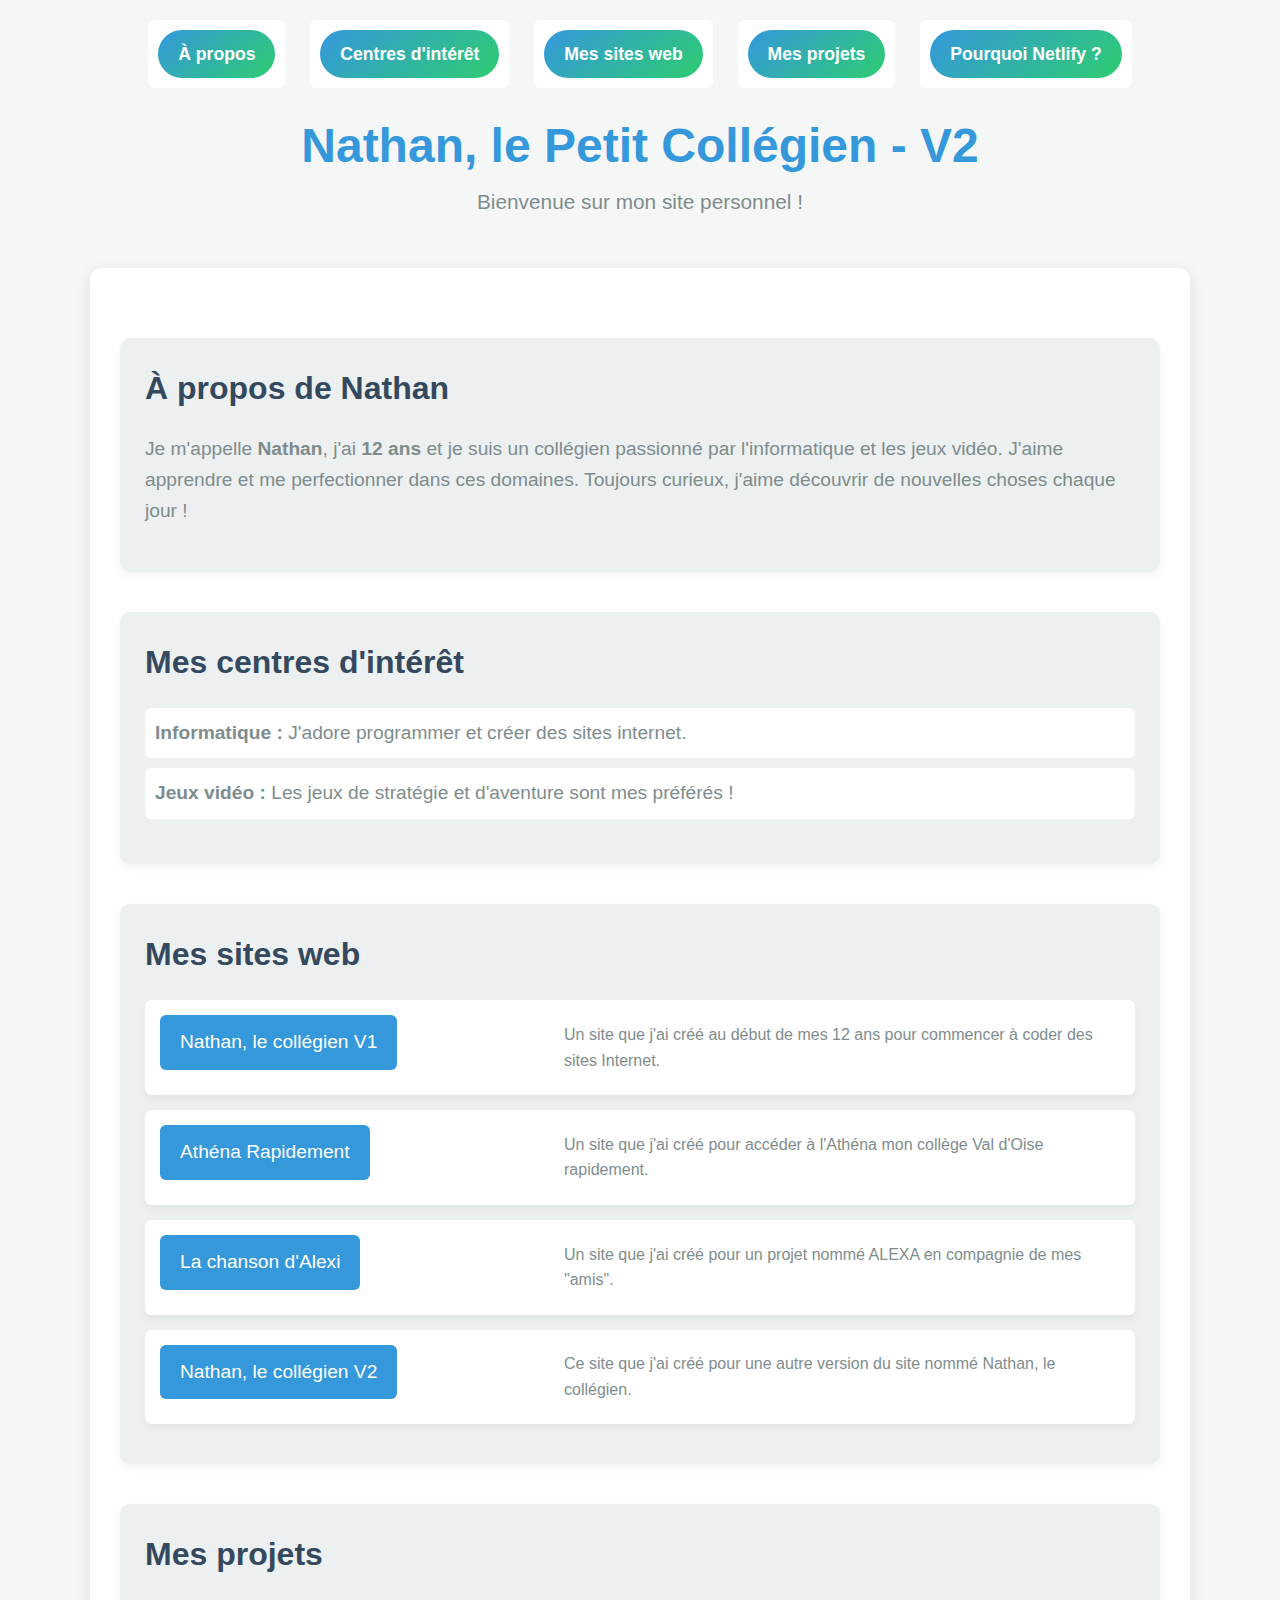
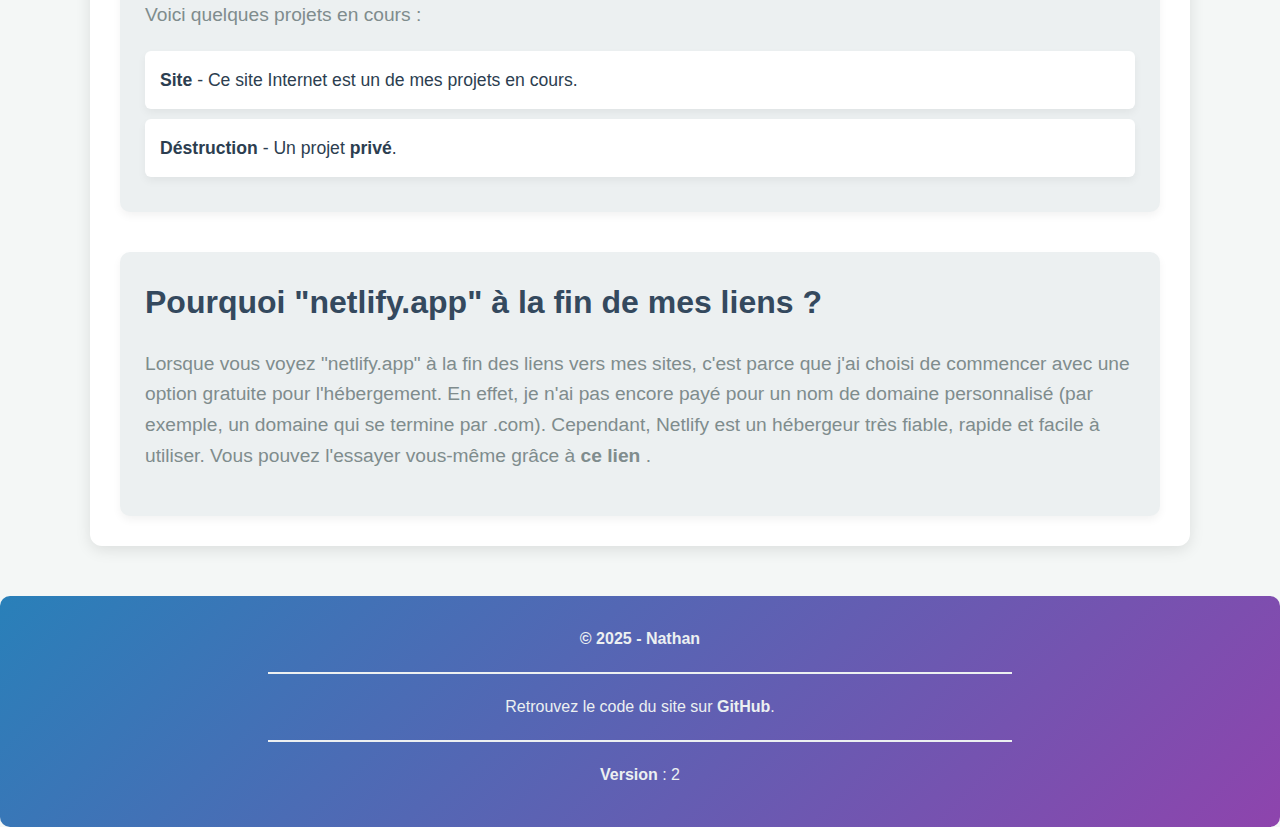
<file: index.html>
<!DOCTYPE html>
<html lang="fr">
<head>
    <meta charset="UTF-8">
    <meta name="viewport" content="width=device-width, initial-scale=1.0">
    <meta name="description" content="Site personnel de Nathan, collégien passionné par le développement web.">
    <meta name="author" content="Nathan">
    <meta name="robots" content="index, follow">
    <meta name="language" content="fr">
    <meta property="og:image" content="img/thumbnail.jpg">
    <meta property="og:type" content="website">
    <title>Nathan - Le Collégien - V2</title>
    <link rel="icon" href="img/favicon.ico" type="image/x-icon">
    <link rel="icon" href="img/favicon-32x32.png" sizes="32x32">
    <link rel="icon" href="img/favicon-16x16.png" sizes="16x16">
    <link rel="apple-touch-icon" href="img/apple-touch-icon.png">
    <link rel="stylesheet" href="css/styles.css">
</head>
<body>

    <nav class="navigation">
        <ul>
            <li><a href="#bio" aria-label="En savoir plus sur moi">À propos</a></li>
            <li><a href="#interests" aria-label="Mes centres d'intérêt">Centres d'intérêt</a></li>
            <li><a href="#websites" aria-label="Mes sites web">Mes sites web</a></li>
            <li><a href="#projects" aria-label="Mes projets">Mes projets</a></li>
            <li><a href="#why-netlify" aria-label="Pourquoi netlify.app ?">Pourquoi Netlify ?</a></li>
        </ul>
    </nav>

    <header>
        <h1>Nathan, le Petit Collégien - V2</h1>
        <p>Bienvenue sur mon site personnel !</p>
    </header>

    <div class="container">
        <section id="bio" class="bio">
            <h2>À propos de Nathan</h2>
            <p>Je m'appelle <strong>Nathan</strong>, j'ai <strong>12 ans</strong> et je suis un collégien passionné par l'informatique et les jeux vidéo. J'aime apprendre et me perfectionner dans ces domaines. Toujours curieux, j'aime découvrir de nouvelles choses chaque jour !</p>
        </section>

        <section id="interests" class="interests">
            <h2>Mes centres d'intérêt</h2>
            <ul>
                <li><strong>Informatique :</strong> J'adore programmer et créer des sites internet.</li>
                <li><strong>Jeux vidéo :</strong> Les jeux de stratégie et d'aventure sont mes préférés !</li>
            </ul>
        </section>

        <section id="websites" class="my-websites">
            <h2>Mes sites web</h2>
            <ul>
                <li>
                    <a href="https://nathan-le-collegien.netlify.app" target="_blank" class="site-link" aria-label="Voir le site Nathan, le collégien V1">Nathan, le collégien V1</a>
                    <span class="description">Un site que j'ai créé au début de mes 12 ans pour commencer à coder des sites Internet.</span>
                </li>
                <li>
                    <a href="https://athenavaldoise-rapide.netlify.app" target="_blank" class="site-link" aria-label="Voir le site Athéna Rapidement">Athéna Rapidement</a>
                    <span class="description">Un site que j'ai créé pour accéder à l'Athéna mon collège Val d'Oise rapidement.</span>
                </li>
                <li>
                    <a href="https://la-chanson-alexi.netlify.app" target="_blank" class="site-link" aria-label="Voir le site La chanson d'Alexi">La chanson d'Alexi</a>
                    <span class="description">Un site que j'ai créé pour un projet nommé ALEXA en compagnie de mes "amis".</span>
                </li>
                <li>
                    <a href="https://nathan-le-collegien-v2.netlify.app" target="_blank" class="site-link" aria-label="Voir le site Nathan, le collégien V2">Nathan, le collégien V2</a>
                    <span class="description">Ce site que j'ai créé pour une autre version du site nommé Nathan, le collégien.</span>
                </li>
            </ul>
        </section>

        <section id="projects" class="projects">
            <h2>Mes projets</h2>
            <p>Voici quelques projets en cours :</p>
            <ul>
                <li>
                    <strong>Site</strong> - Ce site Internet est un de mes projets en cours.
                </li>
                <li>
                    <strong>Déstruction</strong> - Un projet <strong>privé</strong>.
                </li>
            </ul>
        </section>

        <section id="why-netlify" class="why-netlify">
            <h2>Pourquoi "netlify.app" à la fin de mes liens ?</h2>
            <p>
                Lorsque vous voyez "netlify.app" à la fin des liens vers mes sites, c'est parce que j'ai choisi de commencer avec une option gratuite pour l'hébergement. En effet, je n'ai pas encore payé pour un nom de domaine personnalisé (par exemple, un domaine qui se termine par .com). Cependant, Netlify est un hébergeur très fiable, rapide et facile à utiliser. Vous pouvez l'essayer vous-même grâce à 
                <a href="https://www.netlify.com" target="_blank" rel="noopener noreferrer" aria-label="Essayez Netlify.">
                    <strong>ce lien</strong>
                </a>.
            </p>
        </section>
    </div>

    <footer role="contentinfo">
        <p><strong>&copy; 2025 - Nathan</strong></p>
        <hr class="footer-separator">
        <p>Retrouvez le code du site sur
            <a href="https://github.com/Nathan260300/Nathan-le-collegien-V2" target="_blank" rel="noopener noreferrer" aria-label="Voir le code source du site sur GitHub">GitHub</a>.
        </p>
        <hr class="footer-separator">
        <p><strong>Version</strong> : 2</p>
    </footer>

    <script src="js/défilement.js" defer></script>

</body>
</html>
</file>
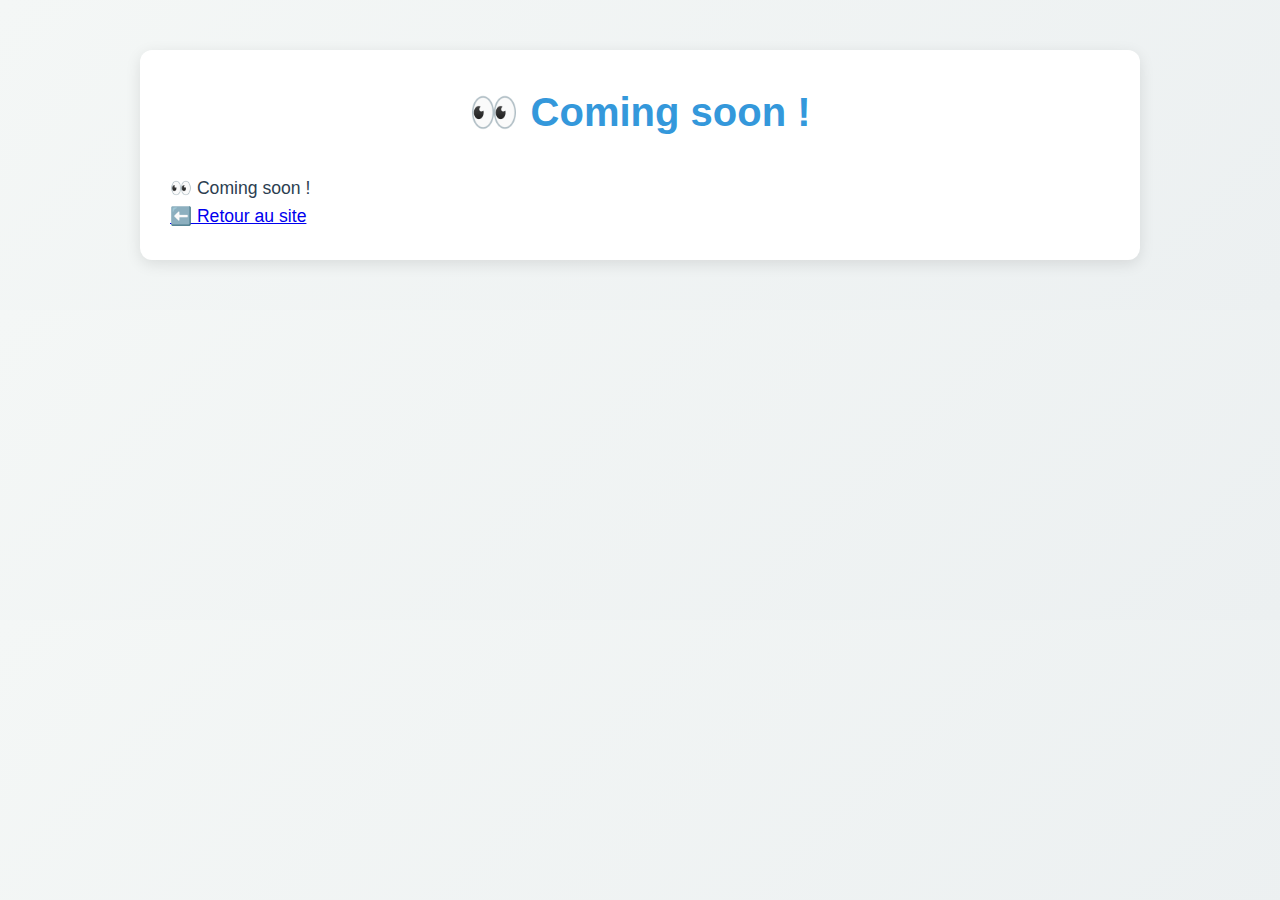
<file: aide-suggestion/aide-suggestion.html>
<!DOCTYPE html>
<html lang="fr">
<head>
    <meta charset="UTF-8">
    <meta name="viewport" content="width=device-width, initial-scale=1.0">
    <meta name="description" content="Merci pour ta suggestion.">
    <meta name="author" content="Nathan">
    <meta name="robots" content="index, follow">
    <meta name="language" content="fr">
    <meta property="og:image" content="img/thumbnail.jpg">
    <meta property="og:type" content="website">
    <title>Nathan - Le Collégien - V2</title>
    <link rel="icon" href="img/favicon.ico" type="image/x-icon">
    <link rel="icon" href="img/favicon-32x32.png" sizes="32x32">
    <link rel="icon" href="img/favicon-16x16.png" sizes="16x16">
    <link rel="apple-touch-icon" href="img/apple-touch-icon.png">
    <link rel="stylesheet" href="css/styles.css">
</head>

<body>
    <div class="container">
        <h1>👀 Coming soon !</h1>
        <p>👀 Coming soon !</p>
        <a href="https://nathan-le-collegien-v2.netlify.app">⬅️ Retour au site</a>
    </div>
</body>
</html>
</file>
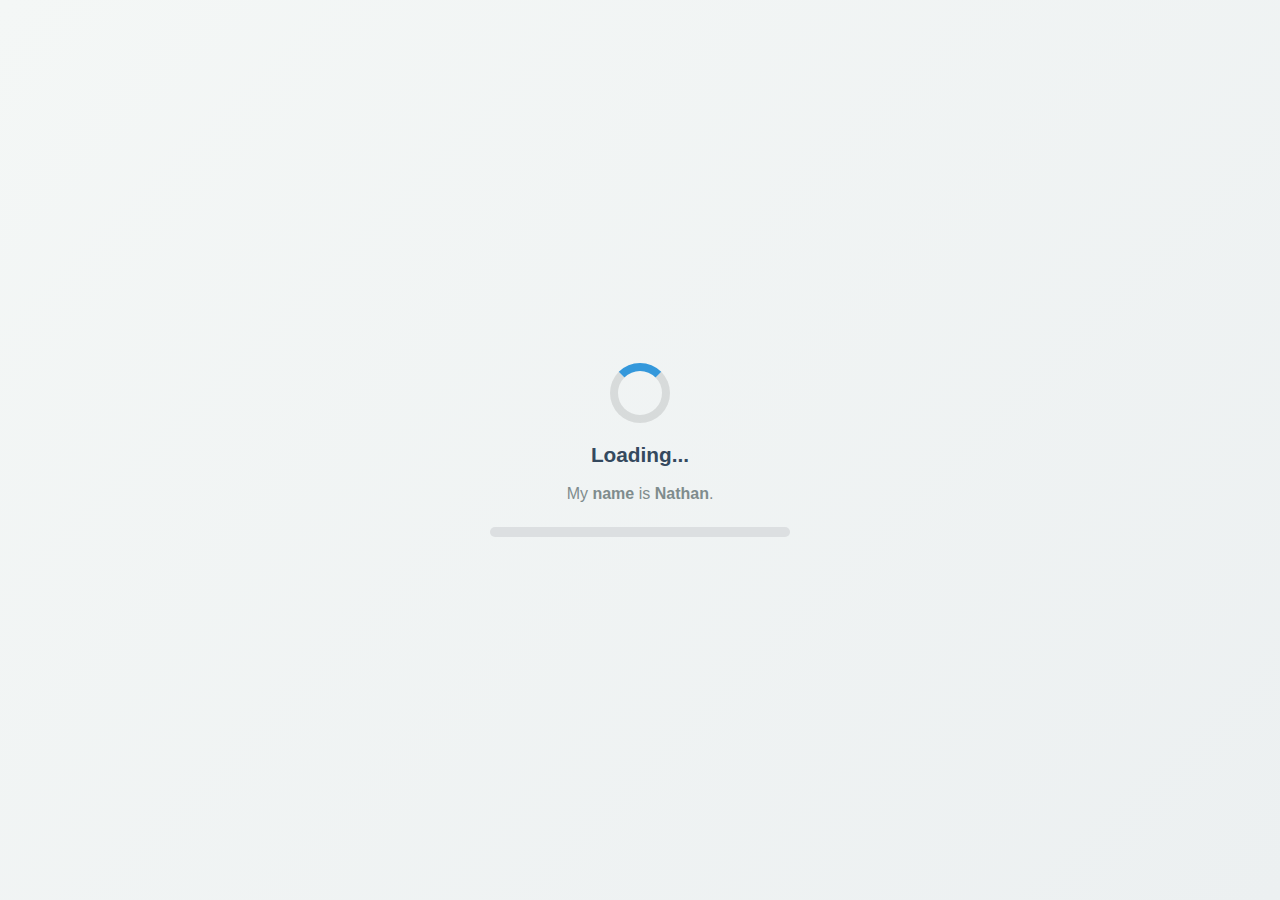
<file: En/en.html>
<!DOCTYPE html>
<html lang="en">
<head>
    <meta charset="UTF-8">
    <meta name="viewport" content="width=device-width, initial-scale=1.0">
    <meta name="description" content="Personal site of Nathan, a middle school student passionate about web development.">
    <meta name="author" content="Nathan">
    <meta name="robots" content="index, follow">
    <meta name="language" content="en">
    <meta property="og:image" content="img/thumbnail.jpg">
    <meta property="og:type" content="website">
    <title>Nathan - The Middle Schooler - V2</title>
    <link rel="icon" href="img/favicon.ico" type="image/x-icon">
    <link rel="icon" href="img/favicon-32x32.png" sizes="32x32">
    <link rel="icon" href="img/favicon-16x16.png" sizes="16x16">
    <link rel="apple-touch-icon" href="img/apple-touch-icon.png">
    <link rel="stylesheet" href="css/styles.css">
</head>
<body>

    <div id="loader-container">
        <div id="loader"></div>
        <div id="loading-text">
            Loading...
        </div>
        <div class="loading-description">
            My <strong>name</strong> is <strong>Nathan</strong>.
        </div>
        <div class="progress-bar">
            <div class="progress-bar-fill"></div>
        </div>
    </div>

    <div id="content">
        <header id="header">
            <h1>Nathan, the Middle Schooler - V2</h1>
            <p>Welcome to my personal website!</p>
        </header>

        <div class="container">
            <section id="bio" class="bio">
                <h2>About Nathan</h2>
                <p>My name is <strong>Nathan</strong>, I'm <strong>12 years old</strong> and I'm a middle school student passionate about computers and video games. I love learning and improving in these areas. Always curious, I enjoy discovering new things every day!</p>
            </section>

            <section id="interests" class="interests">
                <h2>My Interests</h2>
                <ul>
                    <li><strong>Computing:</strong> I love programming and creating websites.</li>
                    <li><strong>Video games:</strong> Strategy and adventure games are my favorites!</li>
                </ul>
            </section>

            <section id="websites" class="my-websites">
                <h2>My Websites</h2>
                <ul>
                    <li>
                        <a href="https://nathan-le-collegien.netlify.app" target="_blank" class="site-link">Nathan, the Middle Schooler V1</a>
                        <span class="description">A website I created at the beginning of age 12 to start coding websites.</span>
                    </li>
                    <li>
                        <a href="https://athenavaldoise-rapide.netlify.app" target="_blank" class="site-link">Athéna Quickly</a>
                        <span class="description">A site I made to access Athéna, my school portal in Val d'Oise, more easily.</span>
                    </li>
                    <li>
                        <a href="https://la-chanson-alexi.netlify.app" target="_blank" class="site-link">Alexi's Song</a>
                        <span class="description">A site I made for a project named ALEXA with my “friends”.</span>
                    </li>
                    <li>
                        <a href="https://nathan-le-collegien-v2.netlify.app" target="_blank" class="site-link">Nathan, the Middle Schooler V2</a>
                        <span class="description">This site is a new version of the one called Nathan, the Middle Schooler.</span>
                    </li>
                </ul>
            </section>

            <section id="projects" class="projects">
                <h2>My Projects</h2>
                <p>Here are some ongoing projects:</p>
                
                <div class="project-card">
                    <h3><strong>Website</strong></h3>
                    <p>
                        This website is one of my current projects. It is built with HTML, CSS, and a bit of JavaScript to make it interactive. My goal is to create a personal space where I can share my projects, my passions, and my progress as a developer. This version is the second version of my site, with a more modern interface and better usability.
                    </p>
                    <p>
                        <strong>Languages used:</strong> HTML, CSS, JavaScript
                    </p>
                    <a href="https://nathan-le-collegien.netlify.app" target="_blank" class="project-link">View Version 1</a>
                    <a href="https://github.com/Nathan260300/Nathan-le-collegien-V1" target="_blank" class="project-link">View V1 Code</a>
                    <a href="https://nathan-le-collegien-v2.netlify.app" target="_blank" class="project-link">View Version 2</a>
                    <a href="https://github.com/Nathan260300/Nathan-le-collegien-V2" target="_blank" class="project-link">View V2 Code</a>
                </div>
            </section>

            <section id="why-netlify" class="why-netlify">
                <h2>Why "netlify.app" at the end of my links?</h2>
                <p>
                    When you see "netlify.app" at the end of the links to my websites, it's because I chose to start with a free hosting option. I haven’t paid for a custom domain name yet (like something ending in .com). However, Netlify is a very reliable, fast, and easy-to-use host. You can try it out yourself using 
                    <a href="https://www.netlify.com" target="_blank" rel="noopener noreferrer">this link</a>.
                </p>
            </section>
        </div>

        <div class="container2">
            <section id="suggestion" class="suggestion">
                <h2>Suggestion for the Site</h2>
                <div class="formulaire">
                    <form name="suggestion-en" method="POST" data-netlify="true" action="suggestion/tanks.html">
                        <p>
                            <label for="name">Your name</label>
                            <input type="text" id="name" name="name" required autocomplete="name">
                        </p>
                        <p>
                            <label for="email">Your email (optional)</label>
                            <input type="email" id="email" name="email" autocomplete="email">
                        </p>
                        <p>
                            <label for="suggestion">Your suggestion</label>
                            <textarea id="suggestion" name="suggestion" maxlength="1000" required></textarea>
                        </p>

                        <div class="center-buttons">
                            <button type="submit">Send your suggestion</button>
                            <a href="help-suggestion/help-suggestion.html" target="_blank" rel="noopener noreferrer">Need help?</a>
                        </div>
                    </form>
                </div>
            </section>
        </div>

        <footer role="contentinfo">
            <p><strong>&copy; 2025 - Nathan</strong></p>
            <hr class="footer-separator">
            <p>Find the code of the site on
                <a href="https://github.com/Nathan260300/Nathan-le-collegien-V2/tree/main/En" target="_blank" rel="noopener noreferrer">GitHub</a>.
            </p>
            <hr class="footer-separator">
            <p><strong>Version</strong>: 2</p>
        </footer>
    </div>

    <script src="js/défilement.js" defer></script>
    <script src="js/load.js" defer></script>

</body>
</html>
</file>
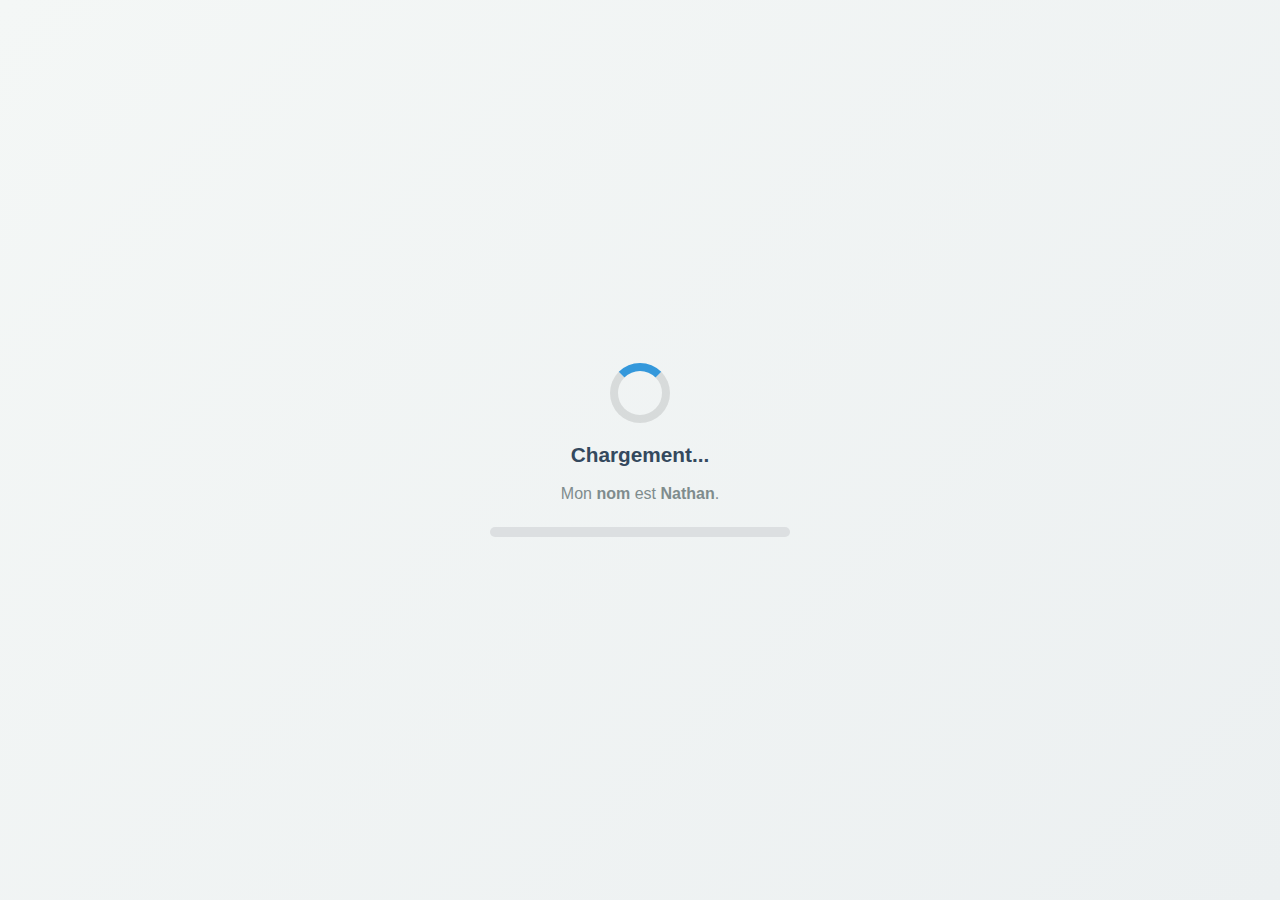
<file: Fr/fr.html>
<!DOCTYPE html>
<html lang="fr">
<head>
    <meta charset="UTF-8">
    <meta name="viewport" content="width=device-width, initial-scale=1.0">
    <meta name="description" content="Site personnel de Nathan, collégien passionné par le développement web.">
    <meta name="author" content="Nathan">
    <meta name="robots" content="index, follow">
    <meta name="language" content="fr">
    <meta property="og:image" content="img/thumbnail.jpg">
    <meta property="og:type" content="website">
    <title>Nathan - Le Collégien - V2</title>
    <link rel="icon" href="img/favicon.ico" type="image/x-icon">
    <link rel="icon" href="img/favicon-32x32.png" sizes="32x32">
    <link rel="icon" href="img/favicon-16x16.png" sizes="16x16">
    <link rel="apple-touch-icon" href="img/apple-touch-icon.png">
    <link rel="stylesheet" href="css/styles.css">
</head>
<body>

    <div id="loader-container">
    <div id="loader"></div>
    <div id="loading-text">
        Chargement...
    </div>
    <div class="loading-description">
        Mon <strong>nom</strong> est <strong>Nathan</strong>.
    </div>
    <div class="progress-bar">
        <div class="progress-bar-fill"></div>
    </div>
</div>

    <div id="content">
        <header id="header">
            <h1>Nathan, le Petit Collégien - V2</h1>
            <p>Bienvenue sur mon site personnel !</p>
        </header>

        <div class="container">
            <section id="bio" class="bio">
                <h2>À propos de Nathan</h2>
                <p>Je m'appelle <strong>Nathan</strong>, j'ai <strong>12 ans</strong> et je suis un collégien passionné par l'informatique et les jeux vidéo. J'aime apprendre et me perfectionner dans ces domaines. Toujours curieux, j'aime découvrir de nouvelles choses chaque jour !</p>
            </section>

            <section id="interests" class="interests">
                <h2>Mes centres d'intérêt</h2>
                <ul>
                    <li><strong>Informatique :</strong> J'adore programmer et créer des sites internet.</li>
                    <li><strong>Jeux vidéo :</strong> Les jeux de stratégie et d'aventure sont mes préférés !</li>
                </ul>
            </section>

            <section id="websites" class="my-websites">
                <h2>Mes sites web</h2>
                <ul>
                    <li>
                        <a href="https://nathan-le-collegien.netlify.app" target="_blank" class="site-link">Nathan, le collégien V1</a>
                        <span class="description">Un site que j'ai créé au début de mes 12 ans pour commencer à coder des sites Internet.</span>
                    </li>
                    <li>
                        <a href="https://athenavaldoise-rapide.netlify.app" target="_blank" class="site-link">Athéna Rapidement</a>
                        <span class="description">Un site que j'ai créé pour accéder à l'Athéna mon collège Val d'Oise rapidement.</span>
                    </li>
                    <li>
                        <a href="https://la-chanson-alexi.netlify.app" target="_blank" class="site-link">La chanson d'Alexi</a>
                        <span class="description">Un site que j'ai créé pour un projet nommé ALEXA en compagnie de mes "amis".</span>
                    </li>
                    <li>
                        <a href="https://nathan-le-collegien-v2.netlify.app" target="_blank" class="site-link">Nathan, le collégien V2</a>
                        <span class="description">Ce site est une nouvelle version du site nommé Nathan, le collégien.</span>
                    </li>
                </ul>
            </section>

            <section id="projects" class="projects">
    <h2>Mes projets</h2>
    <p>Voici quelques projets en cours :</p>
    
    <div class="project-card">
        <h3><strong>Site Internet</strong></h3>
        <p>
            Ce site web est un de mes projets en cours. Il est construit avec HTML, CSS, et un peu de JavaScript pour le rendre interactif. Mon objectif est de créer un espace personnel où je peux partager mes projets, mes passions, et mes progrès en tant que développeur. Cette version est la deuxième de mon site, avec une interface plus moderne et une meilleure ergonomie.
        </p>
        <p>
            <strong>Langages de programmations utilisés :</strong> HTML, CSS, JavaScript
        </p>
        <a href="https://nathan-le-collegien.netlify.app" target="_blank" class="project-link">Voir la Version 1</a>
        <a href="https://github.com/Nathan260300/Nathan-le-collegien-V1" target="_blank" class="project-link">Voir le code de la V1</a>
        <a href="https://nathan-le-collegien-v2.netlify.app" target="_blank" class="project-link">Voir la Version 2</a>
        <a href="https://github.com/Nathan260300/Nathan-le-collegien-V2" target="_blank" class="project-link">Voir le code de la V2</a>
    </div>
</section>


            <section id="why-netlify" class="why-netlify">
                <h2>Pourquoi "netlify.app" à la fin de mes liens ?</h2>
                <p>
                    Lorsque vous voyez "netlify.app" à la fin des liens vers mes sites, c'est parce que j'ai choisi de commencer avec une option gratuite pour l'hébergement. En effet, je n'ai pas encore payé pour un nom de domaine personnalisé (par exemple, un domaine qui se termine par .com). Cependant, Netlify est un hébergeur très fiable, rapide et facile à utiliser. Vous pouvez l'essayer vous-même grâce à 
                    <a href="https://www.netlify.com" target="_blank" rel="noopener noreferrer">ce lien</a>.
                </p>
            </section>
        </div>

        <div class="container2">
    <section id="suggestion" class="suggestion">
        <h2>Suggestion pour le site</h2>
        <div class="formulaire">
            <form name="suggestion-fr" method="POST" data-netlify="true" action="suggestion/merci.html">
                <p>
                    <label for="name">Votre nom</label>
                    <input type="text" id="name" name="name" required autocomplete="name">
                </p>
                <p>
                    <label for="email">Votre email (optionnel)</label>
                    <input type="email" id="email" name="email" autocomplete="email">
                </p>
                <p>
                    <label for="suggestion">Votre suggestion</label>
                    <textarea id="suggestion" name="suggestion" maxlength="1000" required></textarea>
                </p>

                <div class="center-buttons">
                    <button type="submit">Envoyer votre suggestion</button>
                    <a href="aide-suggestion/aide-suggestion.html" target="_blank" rel="noopener noreferrer">Besoin d'aide ?</a>
                </div>
            </form>
        </div>
    </section>
</div>

        <footer role="contentinfo">
            <p><strong>&copy; 2025 - Nathan</strong></p>
            <hr class="footer-separator">
            <p>Retrouvez le code du site sur
                <a href="https://github.com/Nathan260300/Nathan-le-collegien-V2/tree/main/Fr" target="_blank" rel="noopener noreferrer">GitHub</a>.
            </p>
            <hr class="footer-separator">
            <p><strong>Version</strong> : 2</p>
        </footer>
    </div>

    <script src="js/défilement.js" defer></script>
    <script src="js/load.js" defer></script>

</body>
</html>
</file>
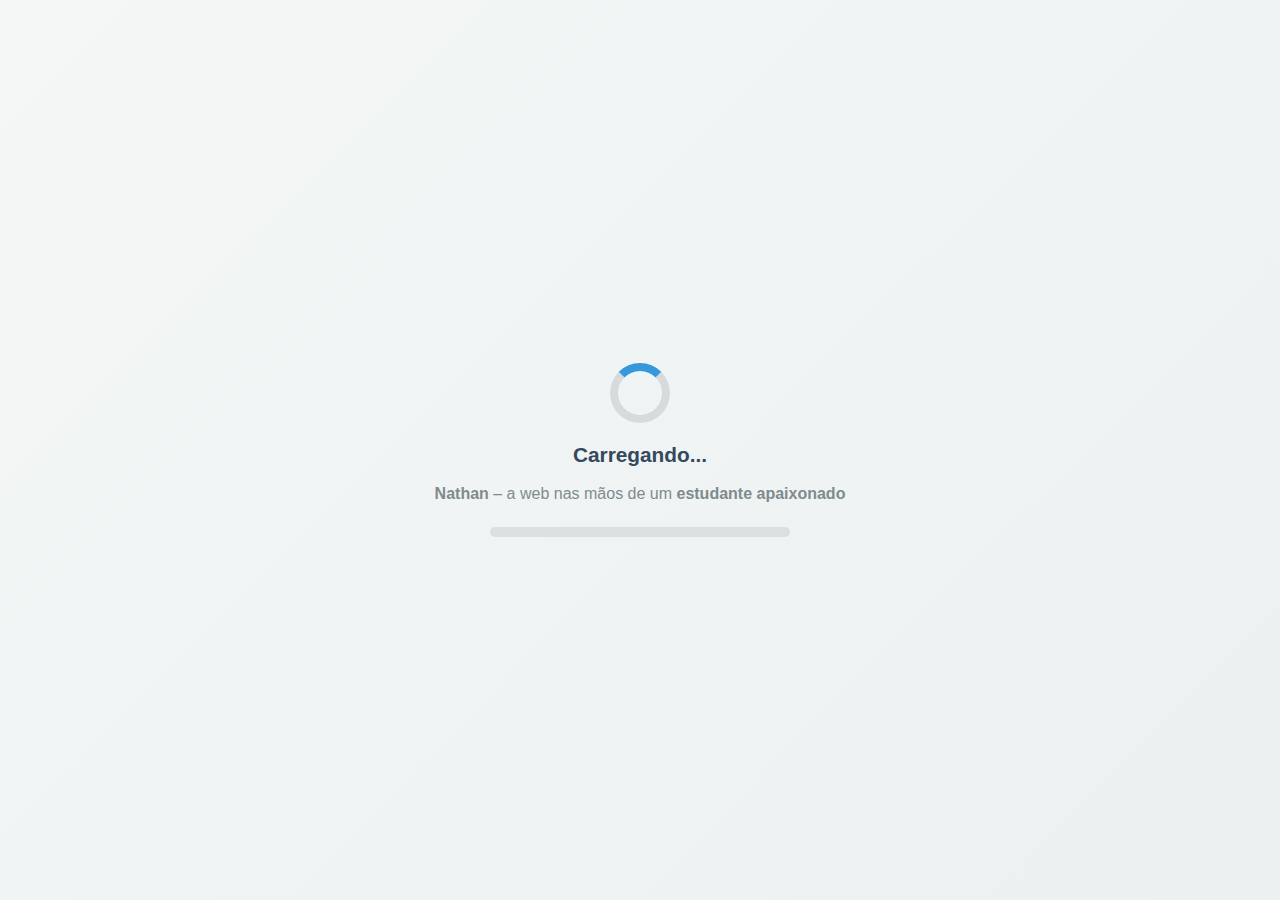
<file: Pt/pt.html>
<!DOCTYPE html>
<html lang="pt">
<head>
    <meta charset="UTF-8">
    <meta name="viewport" content="width=device-width, initial-scale=1.0">
    <meta name="description" content="Site pessoal de Nathan, um estudante apaixonado por desenvolvimento web.">
    <meta name="author" content="Nathan">
    <meta name="robots" content="index, follow">
    <meta name="language" content="pt">
    <meta property="og:image" content="img/thumbnail.jpg">
    <meta property="og:type" content="website">
    <title>Nathan - O Estudante - V2</title>
    <link rel="icon" href="img/favicon.ico" type="image/x-icon">
    <link rel="icon" href="img/favicon-32x32.png" sizes="32x32">
    <link rel="icon" href="img/favicon-16x16.png" sizes="16x16">
    <link rel="apple-touch-icon" href="img/apple-touch-icon.png">
    <link rel="stylesheet" href="css/styles.css">
</head>
<body>

    <div id="loader-container">
    <div id="loader"></div>
    <div id="loading-text">
        Carregando...
    </div>
    <div class="loading-description">
        <strong>Nathan</strong> – a web nas mãos de um <strong>estudante apaixonado</strong>
    </div>
    <div class="progress-bar">
        <div class="progress-bar-fill"></div>
    </div>
</div>

    <div id="content">
        <header id="header">
            <h1>Nathan, o Pequeno Estudante - V2</h1>
            <p>Bem-vindo ao meu site pessoal!</p>
        </header>

        <div class="container">
            <section id="bio" class="bio">
                <h2>Sobre Nathan</h2>
                <p>Meu nome é <strong>Nathan</strong>, tenho <strong>12 anos</strong> e sou um estudante apaixonado por informática e videogames. Adoro aprender e me aprimorar nessas áreas. Sempre curioso, gosto de descobrir coisas novas todos os dias!</p>
            </section>

            <section id="interests" class="interests">
                <h2>Meus interesses</h2>
                <ul>
                    <li><strong>Informática:</strong> Eu adoro programar e criar sites.</li>
                    <li><strong>Jogos:</strong> Jogos de estratégia e aventura são meus preferidos!</li>
                </ul>
            </section>

            <section id="websites" class="my-websites">
                <h2>Meus sites</h2>
                <ul>
                    <li>
                        <a href="https://nathan-le-collegien.netlify.app" target="_blank" class="site-link">Nathan, o Estudante V1</a>
                        <span class="description">Um site que criei no início dos meus 12 anos para começar a programar sites.</span>
                    </li>
                    <li>
                        <a href="https://athenavaldoise-rapide.netlify.app" target="_blank" class="site-link">Athena Rapidamente</a>
                        <span class="description">Um site que criei para acessar rapidamente o Athena, meu colégio no Val d'Oise.</span>
                    </li>
                    <li>
                        <a href="https://la-chanson-alexi.netlify.app" target="_blank" class="site-link">A Canção de Alexi</a>
                        <span class="description">Um site que criei para um projeto chamado ALEXA com meus "amigos".</span>
                    </li>
                    <li>
                        <a href="https://nathan-le-collegien-v2.netlify.app" target="_blank" class="site-link">Nathan, o Estudante V2</a>
                        <span class="description">Este site é uma nova versão do site chamado Nathan, o Estudante.</span>
                    </li>
                </ul>
            </section>

            <section id="projects" class="projects">
                <h2>Meus projetos</h2>
                <p>Aqui estão alguns projetos em andamento:</p>
                
                <div class="project-card">
                    <h3><strong>Site</strong></h3>
                    <p>
                        Este site é um dos meus projetos em andamento. Ele foi construído com HTML, CSS e um pouco de JavaScript para torná-lo interativo. Meu objetivo é criar um espaço pessoal onde eu possa compartilhar meus projetos, minhas paixões e meu progresso como desenvolvedor. Esta versão é a segunda do meu site, com uma interface mais moderna e melhor ergonomia.
                    </p>
                    <p>
                        <strong>Linguagens de programação utilizadas:</strong> HTML, CSS, JavaScript
                    </p>
                    <a href="https://nathan-le-collegien.netlify.app" target="_blank" class="project-link">Ver a Versão 1</a>
                    <a href="https://github.com/Nathan260300/Nathan-le-collegien-V1" target="_blank" class="project-link">Ver o código da V1</a>
                    <a href="https://nathan-le-collegien-v2.netlify.app" target="_blank" class="project-link">Ver a Versão 2</a>
                    <a href="https://github.com/Nathan260300/Nathan-le-collegien-V2" target="_blank" class="project-link">Ver o código da V2</a>
                </div>
            </section>

            <section id="why-netlify" class="why-netlify">
                <h2>Por que "netlify.app" no final dos meus links?</h2>
                <p>
                    Quando você vê "netlify.app" no final dos links para os meus sites, é porque eu escolhi começar com uma opção gratuita de hospedagem. Na verdade, ainda não paguei por um domínio personalizado (por exemplo, um domínio que termina em .com). No entanto, o Netlify é um host muito confiável, rápido e fácil de usar. Você pode tentar por si mesmo através de 
                    <a href="https://www.netlify.com" target="_blank" rel="noopener noreferrer">este link</a>.
                </p>
            </section>
        </div>

        <div class="container2">
            <section id="suggestion" class="suggestion">
                <h2>Sugestões para o site</h2>
                <div class="formulario">
                    <form name="suggestion-pt" method="POST" data-netlify="true" action="sugestao/obrigado.html">
                        <p>
                            <label for="name">Seu nome</label>
                            <input type="text" id="name" name="name" required autocomplete="name">
                        </p>
                        <p>
                            <label for="email">Seu e-mail (opcional)</label>
                            <input type="email" id="email" name="email" autocomplete="email">
                        </p>
                        <p>
                            <label for="suggestion">Sua sugestão</label>
                            <textarea id="suggestion" name="suggestion" maxlength="1000" required></textarea>
                        </p>

                        <div class="center-buttons">
                            <button type="submit">Enviar sua sugestão</button>
                            <a href="ajuda-sugestao/ajuda-sugestao.html" target="_blank" rel="noopener noreferrer">Precisa de ajuda?</a>
                        </div>
                    </form>
                </div>
            </section>
        </div>

        <footer role="contentinfo">
            <p><strong>&copy; 2025 - Nathan</strong></p>
            <hr class="footer-separator">
            <p>Encontre o código do site em
                <a href="https://github.com/Nathan260300/Nathan-le-collegien-V2/tree/main/Pt" target="_blank" rel="noopener noreferrer">GitHub</a>.
            </p>
            <hr class="footer-separator">
            <p><strong>Versão</strong> : 2</p>
        </footer>
    </div>

    <script src="js/défilement.js" defer></script>
    <script src="js/load.js" defer></script>

</body>
</html>
</file>
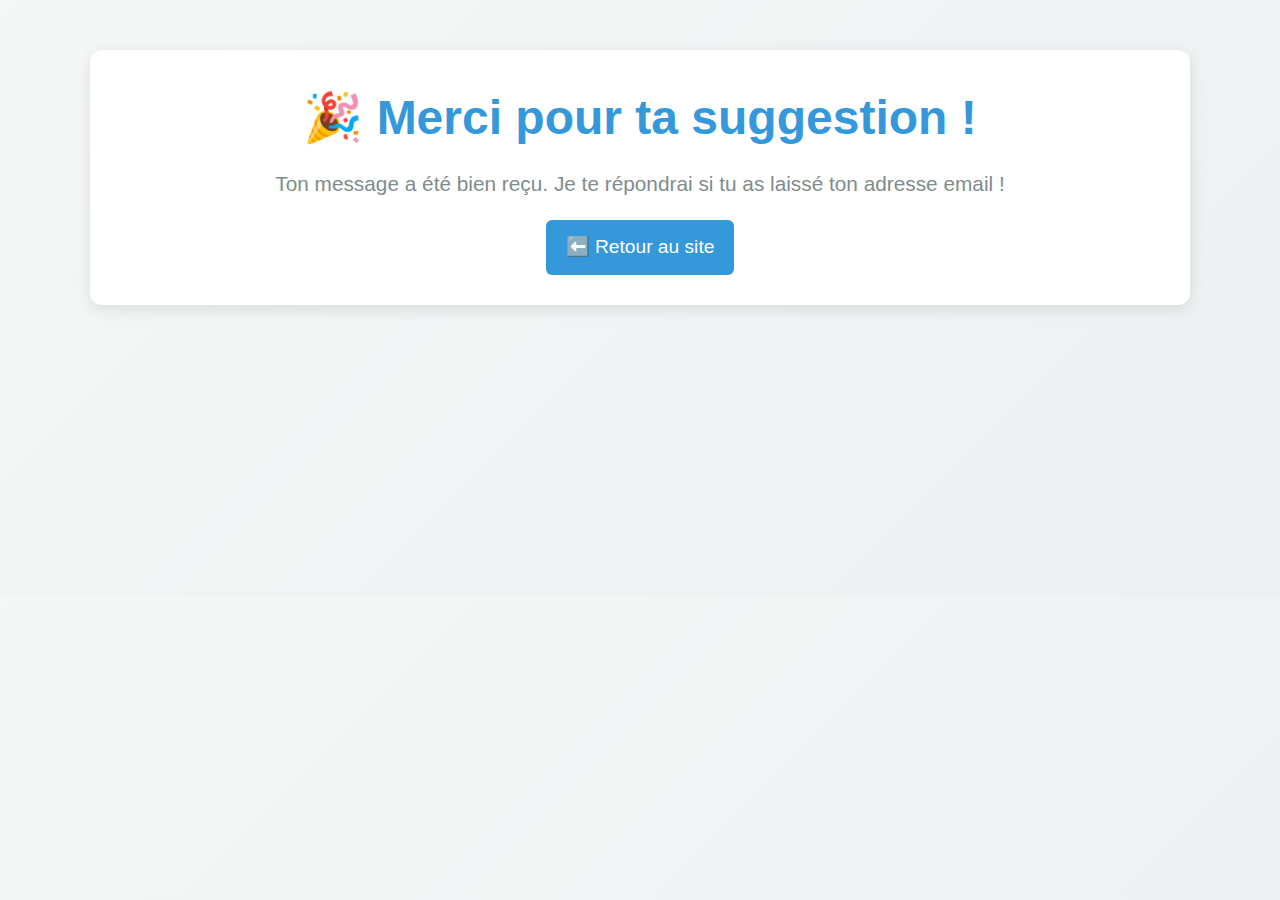
<file: suggestion/merci.html>
<!DOCTYPE html>
<html lang="fr">
<head>
    <meta charset="UTF-8">
    <meta name="viewport" content="width=device-width, initial-scale=1.0">
    <meta name="description" content="Merci pour ta suggestion.">
    <meta name="author" content="Nathan">
    <meta name="robots" content="index, follow">
    <meta name="language" content="fr">
    <meta property="og:image" content="img/thumbnail.jpg">
    <meta property="og:type" content="website">
    <title>Nathan - Le Collégien - V2</title>
    <link rel="icon" href="img/favicon.ico" type="image/x-icon">
    <link rel="icon" href="img/favicon-32x32.png" sizes="32x32">
    <link rel="icon" href="img/favicon-16x16.png" sizes="16x16">
    <link rel="apple-touch-icon" href="img/apple-touch-icon.png">
    <link rel="stylesheet" href="css/styles.css">
</head>

<body>
    <div class="container">
        <h1>🎉 Merci pour ta suggestion !</h1>
        <p>Ton message a été bien reçu. Je te répondrai si tu as laissé ton adresse email !</p>
        <a href="https://nathan-le-collegien-v2.netlify.app">⬅️ Retour au site</a>
    </div>

    <footer role="contentinfo">
                <p><strong>&copy; 2025 - Nathan</strong></p>
                <hr class="footer-separator">
                <p>Retrouvez le code du site sur
                    <a href="https://github.com/Nathan260300/Nathan-le-collegien-V2/tree/main/suggestion" target="_blank" rel="noopener noreferrer">GitHub</a>.
                </p>
                <hr class="footer-separator">
                <p><strong>Version</strong> : 2</p>
        </footer>

    </div>
</body>
</html>
</file>
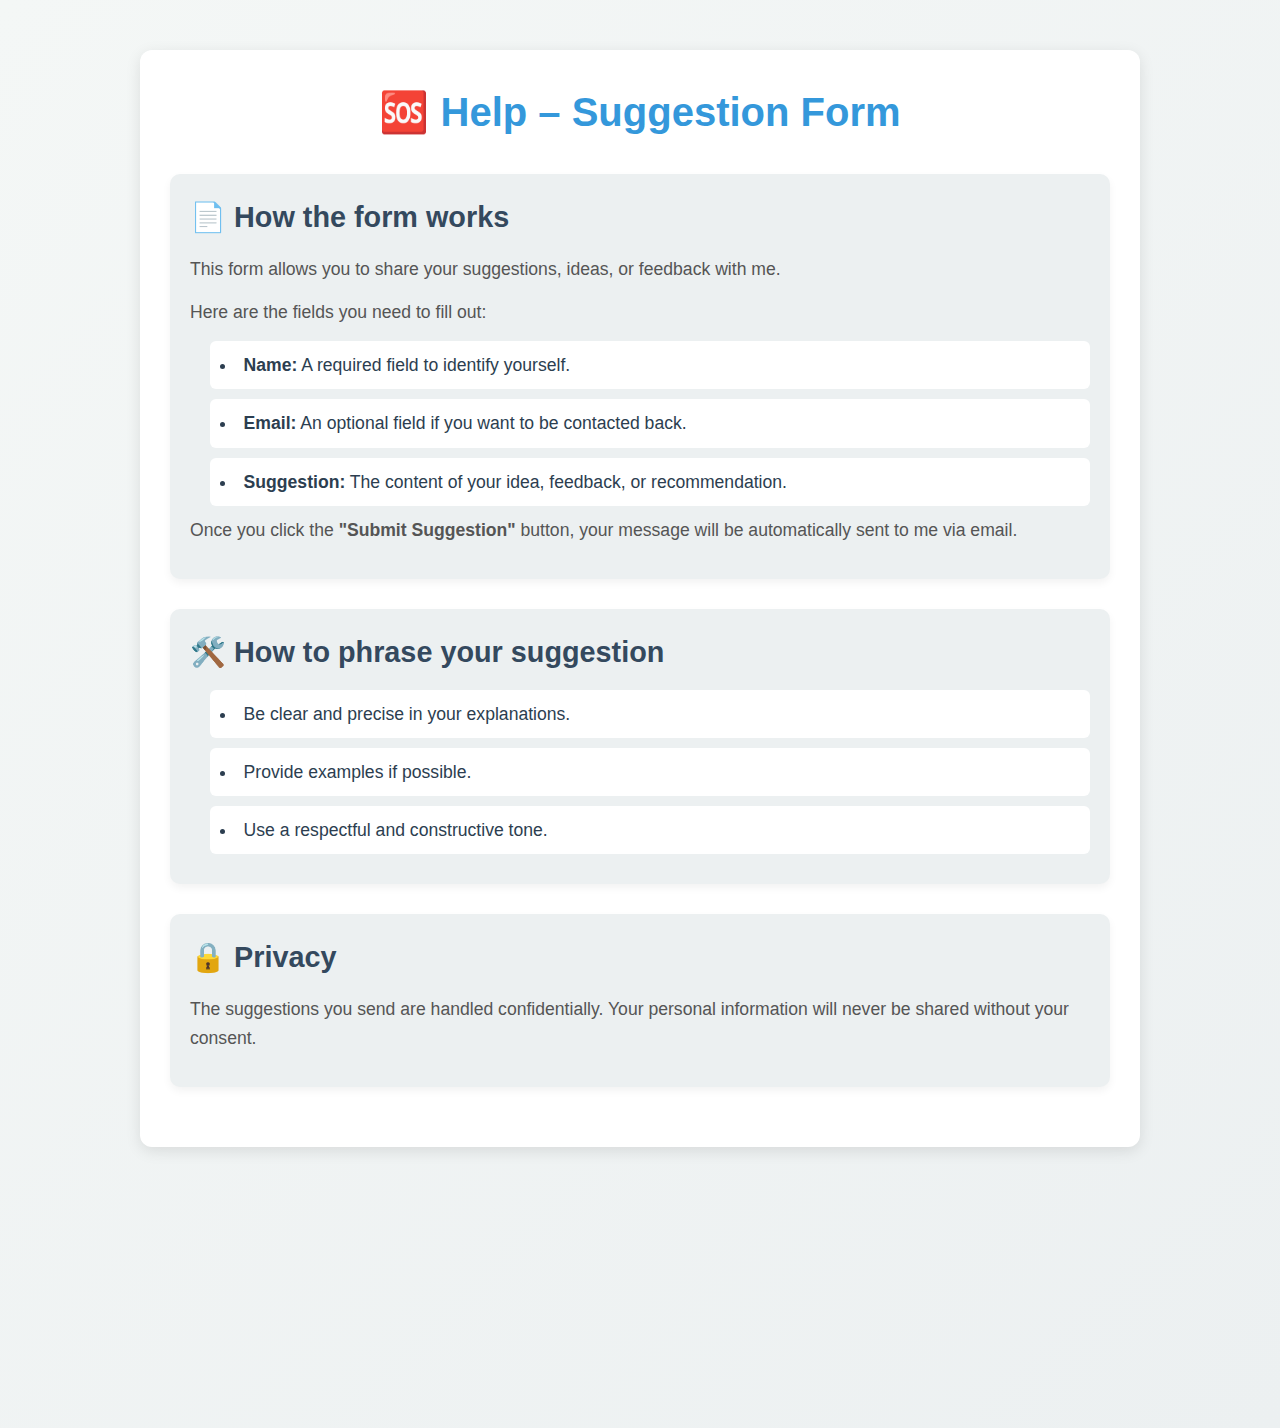
<file: En/help-suggestion/help-suggestion.html>
<!DOCTYPE html>
<html lang="en">
<head>
    <meta charset="UTF-8">
    <meta name="viewport" content="width=device-width, initial-scale=1.0">
    <meta name="description" content="Help – Suggestion Form.">
    <meta name="author" content="Nathan">
    <meta name="robots" content="index, follow">
    <meta name="language" content="en">
    <meta property="og:image" content="img/thumbnail.jpg">
    <meta property="og:type" content="website">
    <title>Nathan - The Middle Schooler - V2</title>
    <link rel="icon" href="img/favicon.ico" type="image/x-icon">
    <link rel="icon" href="img/favicon-32x32.png" sizes="32x32">
    <link rel="icon" href="img/favicon-16x16.png" sizes="16x16">
    <link rel="apple-touch-icon" href="img/apple-touch-icon.png">
    <link rel="stylesheet" href="css/styles.css">
</head>

<body>
    <div class="container">

        <h1>🆘 Help – Suggestion Form</h1>

    <div class="section">
        <h2>📄 How the form works</h2>
        <p>This form allows you to share your suggestions, ideas, or feedback with me.</p>
        <p>Here are the fields you need to fill out:</p>
        <ul>
            <li><strong>Name:</strong> A required field to identify yourself.</li>
            <li><strong>Email:</strong> An optional field if you want to be contacted back.</li>
            <li><strong>Suggestion:</strong> The content of your idea, feedback, or recommendation.</li>
        </ul>
        <p>Once you click the <strong>"Submit Suggestion"</strong> button, your message will be automatically sent to me via email.</p>
    </div>

    <div class="section">
        <h2>🛠️ How to phrase your suggestion</h2>
        <ul>
            <li>Be clear and precise in your explanations.</li>
            <li>Provide examples if possible.</li>
            <li>Use a respectful and constructive tone.</li>
        </ul>
    </div>

    <div class="section">
        <h2>🔒 Privacy</h2>
        <p>The suggestions you send are handled confidentially. Your personal information will never be shared without your consent.</p>
    </div>
    </div>

    <footer role="contentinfo">
        <p><strong>&copy; 2025 - Nathan</strong></p>
        <hr class="footer-separator">
        <p>You can find the code for the site on
            <a href="https://github.com/Nathan260300/Nathan-le-collegien-V2/tree/main/aide-suggestion" target="_blank" rel="noopener noreferrer">GitHub</a>.
        </p>
        <hr class="footer-separator">
        <p><strong>Version</strong>: 2</p>
    </footer>
    </div>

</body>
</html>
</file>
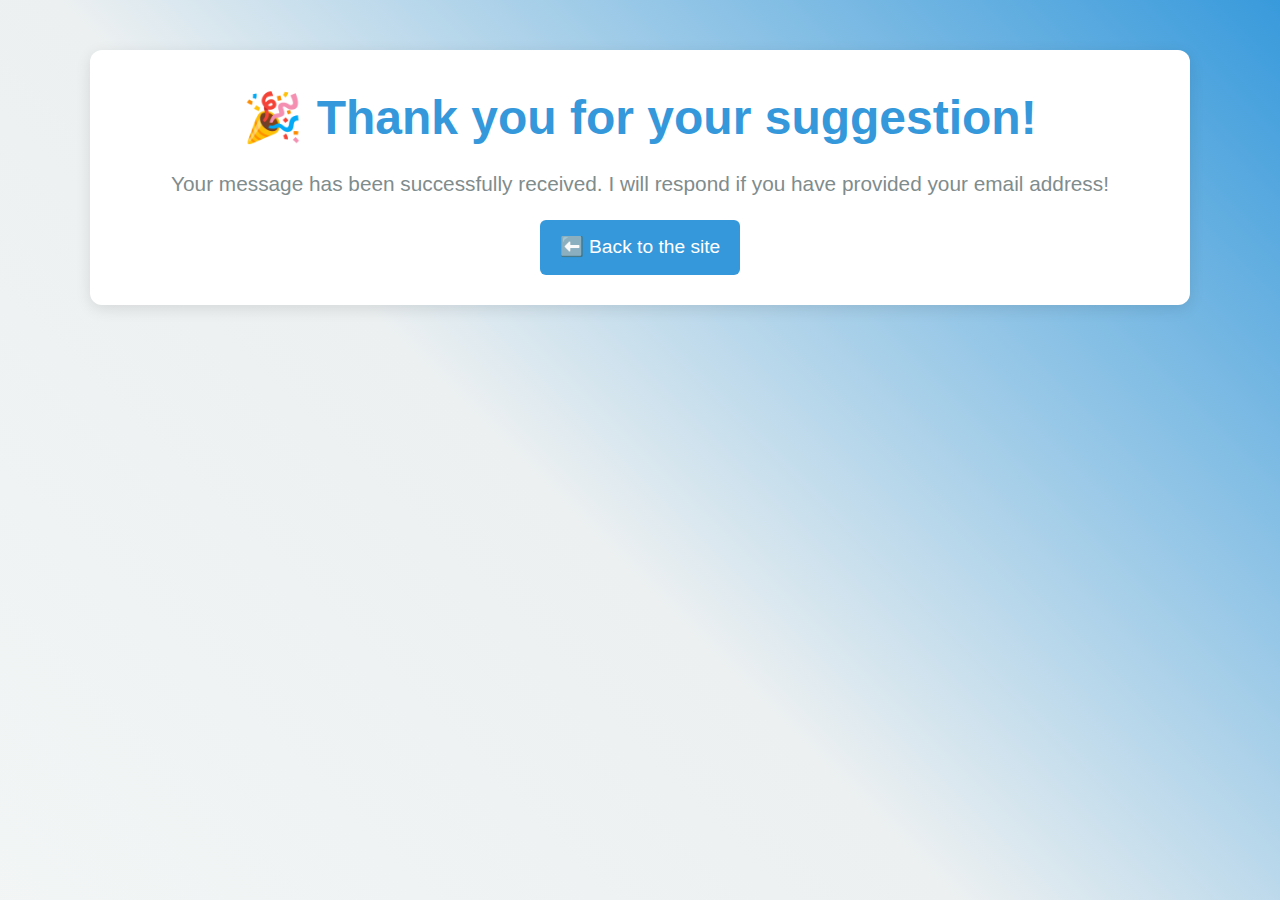
<file: En/suggestion/tanks.html>
<!DOCTYPE html>
<html lang="en">
<head>
    <meta charset="UTF-8">
    <meta name="viewport" content="width=device-width, initial-scale=1.0">
    <meta name="description" content="Thank you for your suggestion.">
    <meta name="author" content="Nathan">
    <meta name="robots" content="index, follow">
    <meta name="language" content="en">
    <meta property="og:image" content="img/thumbnail.jpg">
    <meta property="og:type" content="website">
    <title>Nathan - The Middle Schooler - V2</title>
    <link rel="icon" href="img/favicon.ico" type="image/x-icon">
    <link rel="icon" href="img/favicon-32x32.png" sizes="32x32">
    <link rel="icon" href="img/favicon-16x16.png" sizes="16x16">
    <link rel="apple-touch-icon" href="img/apple-touch-icon.png">
    <link rel="stylesheet" href="css/styles.css">
</head>

<body>
    <div class="container">
        <h1>🎉 Thank you for your suggestion!</h1>
        <p>Your message has been successfully received. I will respond if you have provided your email address!</p>
        <a href="https://nathan-le-collegien-v2.netlify.app/en">⬅️ Back to the site</a>
    </div>

    <footer role="contentinfo">
        <p><strong>&copy; 2025 - Nathan</strong></p>
        <hr class="footer-separator">
        <p>You can find the code for the site on
            <a href="https://github.com/Nathan260300/Nathan-le-collegien-V2/tree/main/En/suggestion" target="_blank" rel="noopener noreferrer">GitHub</a>.
        </p>
        <hr class="footer-separator">
        <p><strong>Version</strong>: 2</p>
    </footer>

</body>
</html>
</file>
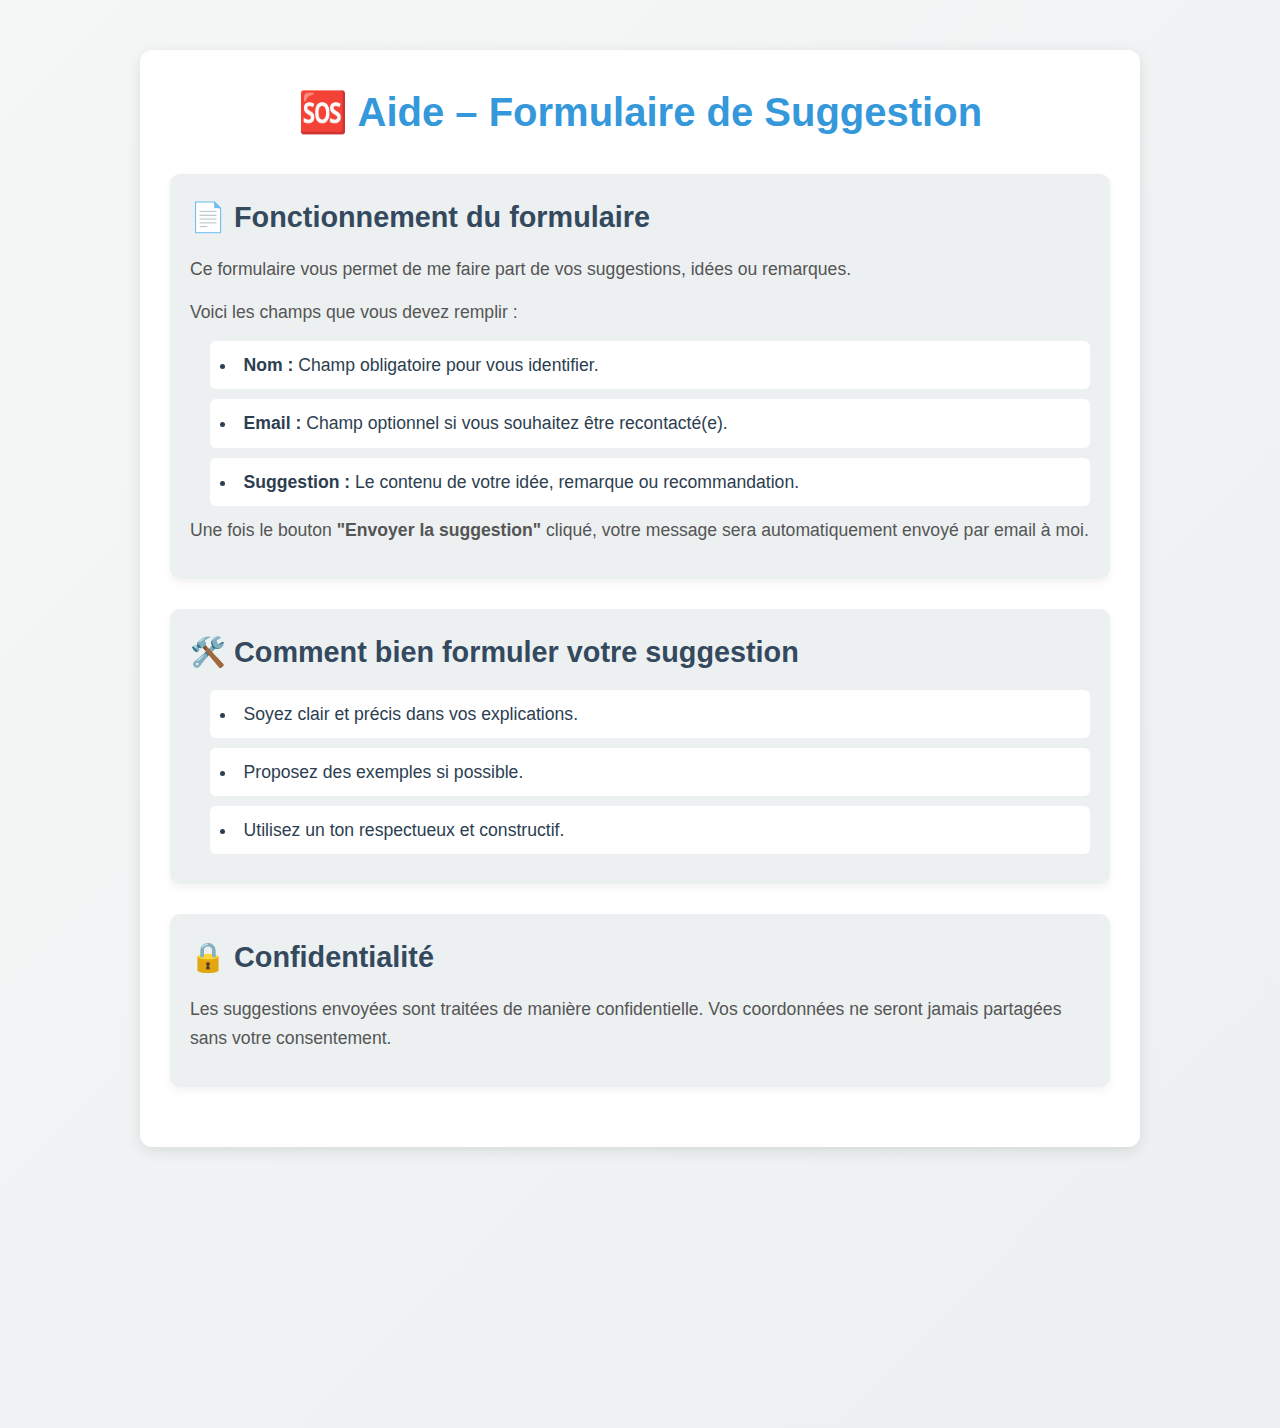
<file: Fr/aide-suggestion/aide-suggestion.html>
<!DOCTYPE html>
<html lang="fr">
<head>
    <meta charset="UTF-8">
    <meta name="viewport" content="width=device-width, initial-scale=1.0">
    <meta name="description" content="Merci pour ta suggestion.">
    <meta name="author" content="Nathan">
    <meta name="robots" content="index, follow">
    <meta name="language" content="fr">
    <meta property="og:image" content="img/thumbnail.jpg">
    <meta property="og:type" content="website">
    <title>Nathan - Le Collégien - V2</title>
    <link rel="icon" href="img/favicon.ico" type="image/x-icon">
    <link rel="icon" href="img/favicon-32x32.png" sizes="32x32">
    <link rel="icon" href="img/favicon-16x16.png" sizes="16x16">
    <link rel="apple-touch-icon" href="img/apple-touch-icon.png">
    <link rel="stylesheet" href="css/styles.css">
</head>

<body>
    <div class="container">

        <h1>🆘 Aide – Formulaire de Suggestion</h1>

    <div class="section">
        <h2>📄 Fonctionnement du formulaire</h2>
        <p>Ce formulaire vous permet de me faire part de vos suggestions, idées ou remarques.</p>
        <p>Voici les champs que vous devez remplir :</p>
        <ul>
            <li><strong>Nom :</strong> Champ obligatoire pour vous identifier.</li>
            <li><strong>Email :</strong> Champ optionnel si vous souhaitez être recontacté(e).</li>
            <li><strong>Suggestion :</strong> Le contenu de votre idée, remarque ou recommandation.</li>
        </ul>
        <p>Une fois le bouton <strong>"Envoyer la suggestion"</strong> cliqué, votre message sera automatiquement envoyé par email à moi.</p>
    </div>

    <div class="section">
        <h2>🛠️ Comment bien formuler votre suggestion</h2>
        <ul>
            <li>Soyez clair et précis dans vos explications.</li>
            <li>Proposez des exemples si possible.</li>
            <li>Utilisez un ton respectueux et constructif.</li>
        </ul>
    </div>

    <div class="section">
        <h2>🔒 Confidentialité</h2>
        <p>Les suggestions envoyées sont traitées de manière confidentielle. Vos coordonnées ne seront jamais partagées sans votre consentement.</p>
    </div>
    </div>

    <footer role="contentinfo">
                <p><strong>&copy; 2025 - Nathan</strong></p>
                <hr class="footer-separator">
                <p>Retrouvez le code du site sur
                    <a href="https://github.com/Nathan260300/Nathan-le-collegien-V2/tree/main/Fr/aide-suggestion" target="_blank" rel="noopener noreferrer">GitHub</a>.
                </p>
                <hr class="footer-separator">
                <p><strong>Version</strong> : 2</p>
        </footer>
    </div>

</body>
</html>
</file>
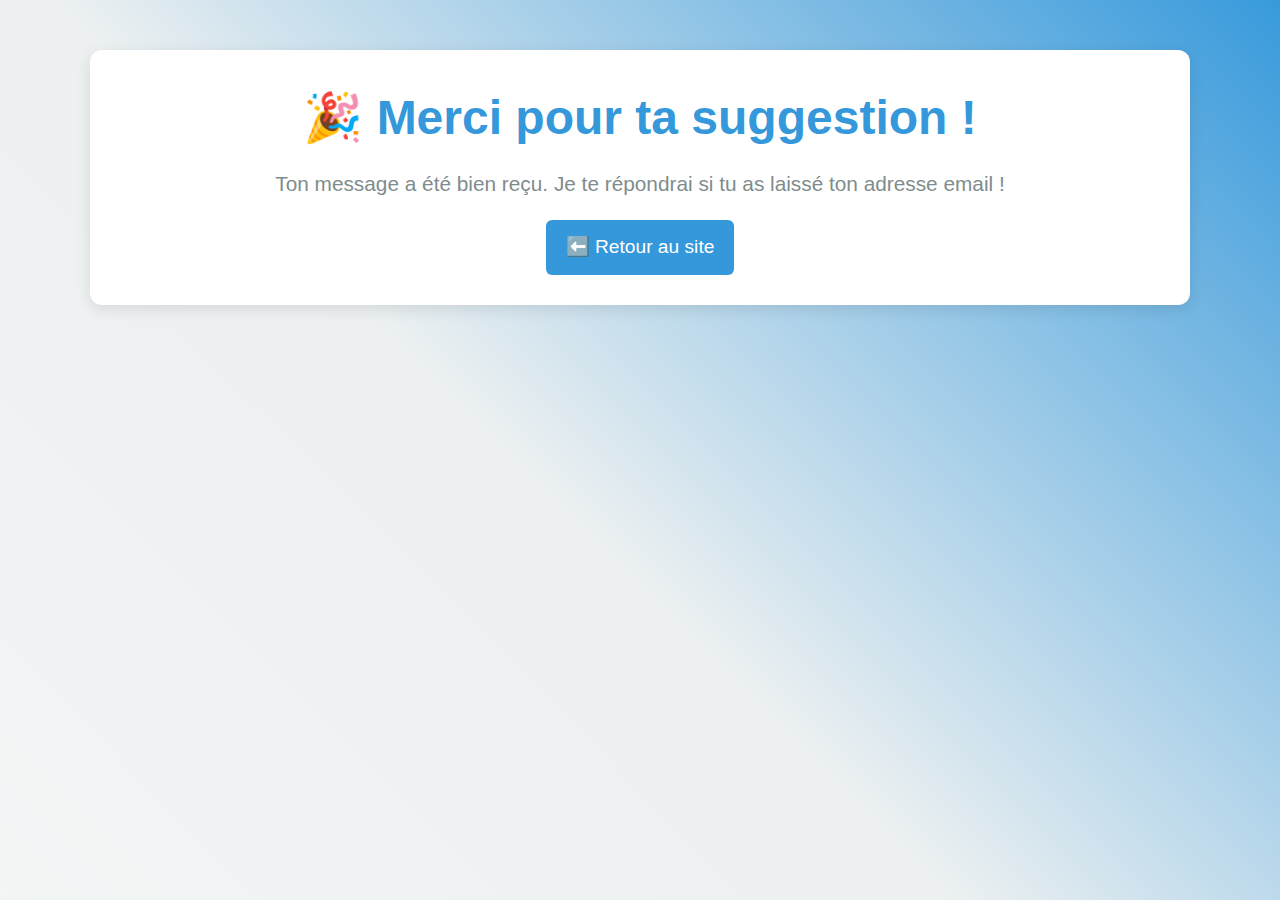
<file: Fr/suggestion/merci.html>
<!DOCTYPE html>
<html lang="fr">
<head>
    <meta charset="UTF-8">
    <meta name="viewport" content="width=device-width, initial-scale=1.0">
    <meta name="description" content="Merci pour ta suggestion.">
    <meta name="author" content="Nathan">
    <meta name="robots" content="index, follow">
    <meta name="language" content="fr">
    <meta property="og:image" content="img/thumbnail.jpg">
    <meta property="og:type" content="website">
    <title>Nathan - Le Collégien - V2</title>
    <link rel="icon" href="img/favicon.ico" type="image/x-icon">
    <link rel="icon" href="img/favicon-32x32.png" sizes="32x32">
    <link rel="icon" href="img/favicon-16x16.png" sizes="16x16">
    <link rel="apple-touch-icon" href="img/apple-touch-icon.png">
    <link rel="stylesheet" href="css/styles.css">
</head>

<body>
    <div class="container">
        <h1>🎉 Merci pour ta suggestion !</h1>
        <p>Ton message a été bien reçu. Je te répondrai si tu as laissé ton adresse email !</p>
        <a href="https://nathan-le-collegien-v2.netlify.app/fr">⬅️ Retour au site</a>
    </div>

    <footer role="contentinfo">
                <p><strong>&copy; 2025 - Nathan</strong></p>
                <hr class="footer-separator">
                <p>Retrouvez le code du site sur
                    <a href="https://github.com/Nathan260300/Nathan-le-collegien-V2/tree/main/suggestion" target="_blank" rel="noopener noreferrer">GitHub</a>.
                </p>
                <hr class="footer-separator">
                <p><strong>Version</strong> : 2</p>
        </footer>

    </div>
</body>
</html>
</file>
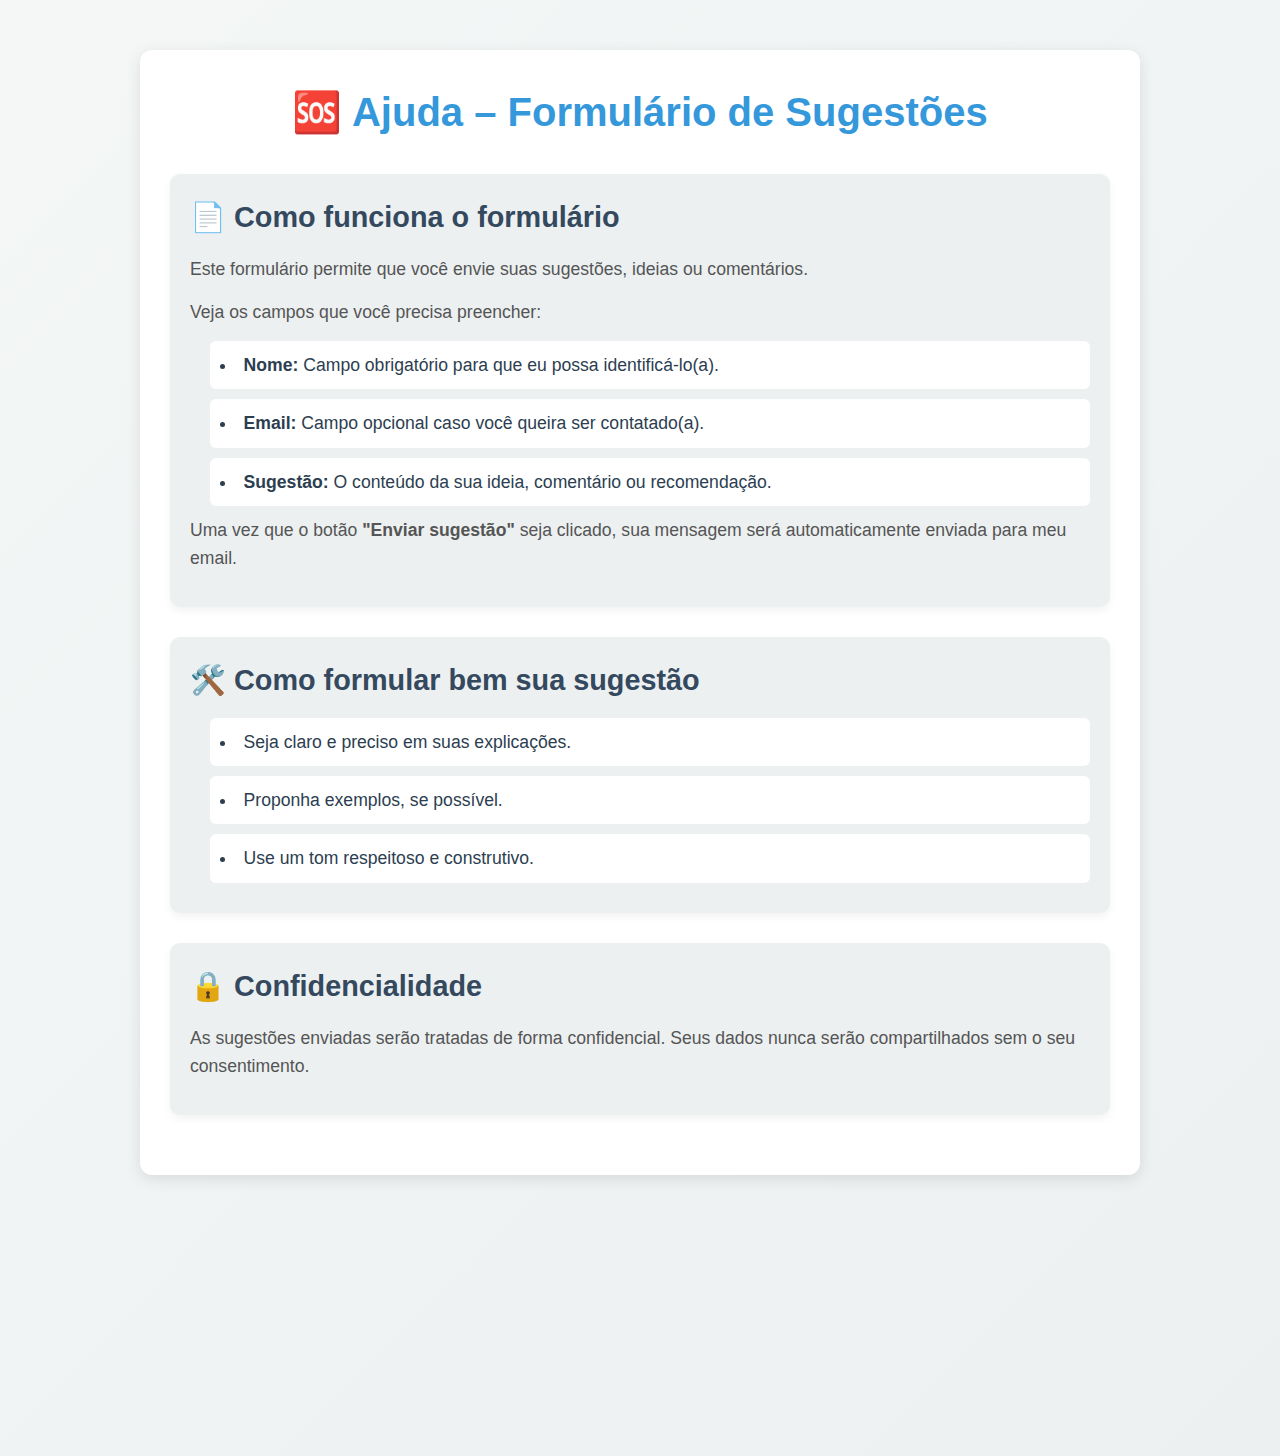
<file: Pt/ajuda-sugestao/ajuda-sugestao.html>
<!DOCTYPE html>
<html lang="pt">
<head>
    <meta charset="UTF-8">
    <meta name="viewport" content="width=device-width, initial-scale=1.0">
    <meta name="description" content="Obrigado pela sua sugestão.">
    <meta name="author" content="Nathan">
    <meta name="robots" content="index, follow">
    <meta name="language" content="pt">
    <meta property="og:image" content="img/thumbnail.jpg">
    <meta property="og:type" content="website">
    <title>Nathan - O Estudante - V2</title>
    <link rel="icon" href="img/favicon.ico" type="image/x-icon">
    <link rel="icon" href="img/favicon-32x32.png" sizes="32x32">
    <link rel="icon" href="img/favicon-16x16.png" sizes="16x16">
    <link rel="apple-touch-icon" href="img/apple-touch-icon.png">
    <link rel="stylesheet" href="css/styles.css">
</head>

<body>
    <div class="container">

        <h1>🆘 Ajuda – Formulário de Sugestões</h1>

    <div class="section">
        <h2>📄 Como funciona o formulário</h2>
        <p>Este formulário permite que você envie suas sugestões, ideias ou comentários.</p>
        <p>Veja os campos que você precisa preencher:</p>
        <ul>
            <li><strong>Nome:</strong> Campo obrigatório para que eu possa identificá-lo(a).</li>
            <li><strong>Email:</strong> Campo opcional caso você queira ser contatado(a).</li>
            <li><strong>Sugestão:</strong> O conteúdo da sua ideia, comentário ou recomendação.</li>
        </ul>
        <p>Uma vez que o botão <strong>"Enviar sugestão"</strong> seja clicado, sua mensagem será automaticamente enviada para meu email.</p>
    </div>

    <div class="section">
        <h2>🛠️ Como formular bem sua sugestão</h2>
        <ul>
            <li>Seja claro e preciso em suas explicações.</li>
            <li>Proponha exemplos, se possível.</li>
            <li>Use um tom respeitoso e construtivo.</li>
        </ul>
    </div>

    <div class="section">
        <h2>🔒 Confidencialidade</h2>
        <p>As sugestões enviadas serão tratadas de forma confidencial. Seus dados nunca serão compartilhados sem o seu consentimento.</p>
    </div>
    </div>

    <footer role="contentinfo">
                <p><strong>&copy; 2025 - Nathan</strong></p>
                <hr class="footer-separator">
                <p>Encontre o código do site no
                    <a href="https://github.com/Nathan260300/Nathan-le-collegien-V2/tree/main/Fr/aide-suggestion" target="_blank" rel="noopener noreferrer">GitHub</a>.
                </p>
                <hr class="footer-separator">
                <p><strong>Versão</strong> : 2</p>
        </footer>
    </div>

</body>
</html>
</file>
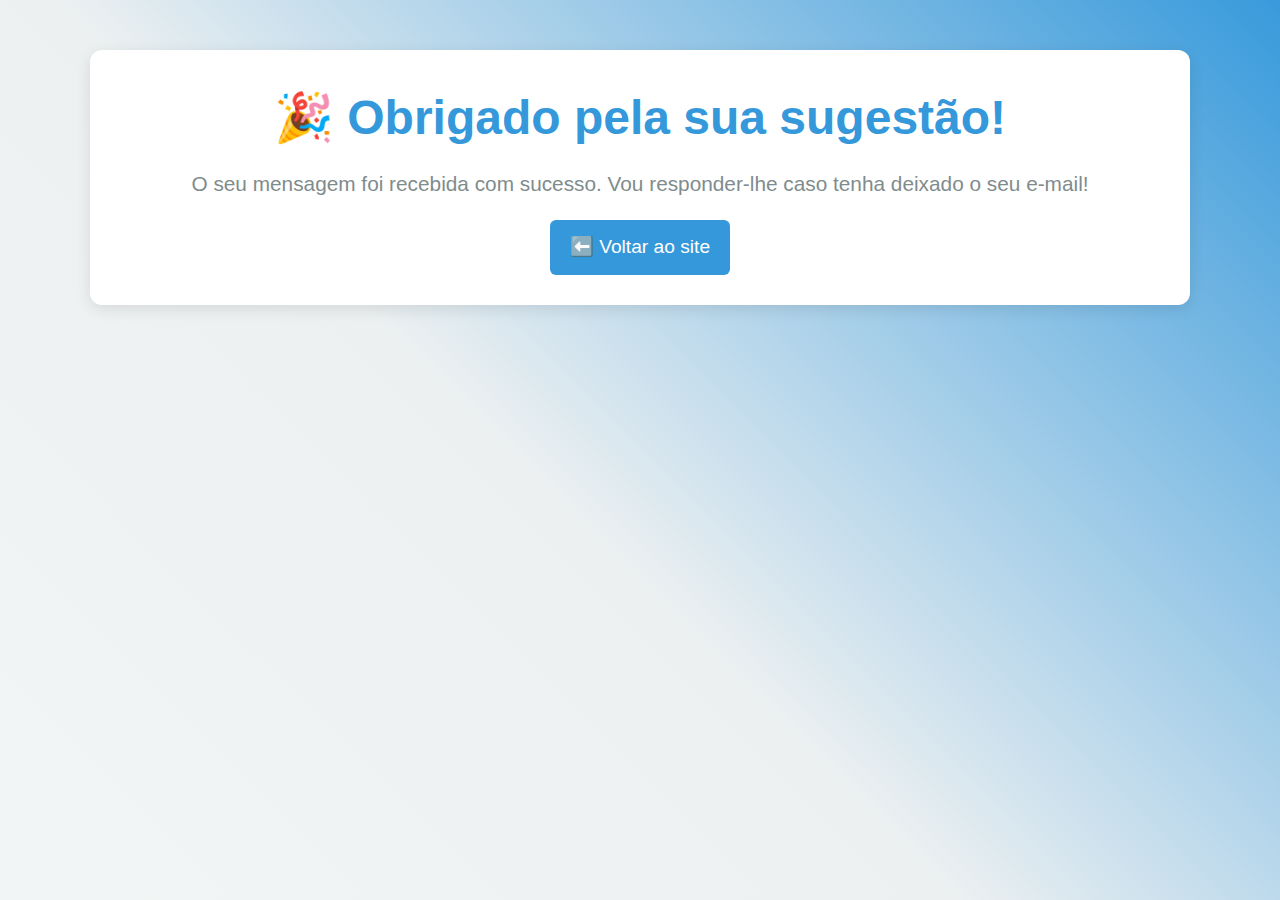
<file: Pt/sugestao/obrigado.html>
<!DOCTYPE html>
<html lang="pt">
<head>
    <meta charset="UTF-8">
    <meta name="viewport" content="width=device-width, initial-scale=1.0">
    <meta name="description" content="Obrigado pela sua sugestão.">
    <meta name="author" content="Nathan">
    <meta name="robots" content="index, follow">
    <meta name="language" content="pt">
    <meta property="og:image" content="img/thumbnail.jpg">
    <meta property="og:type" content="website">
    <title>Nathan - O Estudante - V2</title>
    <link rel="icon" href="img/favicon.ico" type="image/x-icon">
    <link rel="icon" href="img/favicon-32x32.png" sizes="32x32">
    <link rel="icon" href="img/favicon-16x16.png" sizes="16x16">
    <link rel="apple-touch-icon" href="img/apple-touch-icon.png">
    <link rel="stylesheet" href="css/styles.css">
</head>

<body>
    <div class="container">
        <h1>🎉 Obrigado pela sua sugestão!</h1>
        <p>O seu mensagem foi recebida com sucesso. Vou responder-lhe caso tenha deixado o seu e-mail!</p>
        <a href="https://nathan-le-collegien-v2.netlify.app/pt/pt">⬅️ Voltar ao site</a>
    </div>

    <footer role="contentinfo">
                <p><strong>&copy; 2025 - Nathan</strong></p>
                <hr class="footer-separator">
                <p>Encontre o código do site no
                    <a href="https://github.com/Nathan260300/Nathan-le-collegien-V2/tree/main/Fr/suggestion" target="_blank" rel="noopener noreferrer">GitHub</a>.
                </p>
                <hr class="footer-separator">
                <p><strong>Versão</strong> : 2</p>
        </footer>

    </div>
</body>
</html>
</file>
<file: css/styles.css>
/* Réinitialisation des styles par défaut */
* {
    margin: 0;
    padding: 0;
    box-sizing: border-box;
}

@media screen and (max-width: 768px) {
    /* Styles pour les petits écrans */
    body {
        font-size: 14px;
    }
}

html {
  scroll-behavior: smooth;
}

body {
    font-family: 'Segoe UI', Tahoma, Geneva, Verdana, sans-serif;
    background-color: #f4f7f6;
    color: #2c3e50;
    line-height: 1.6;
    padding: 0;
    font-size: 1.1rem;
    overflow-x: hidden;
}

.container {
    width: 90%;
    max-width: 1100px;
    margin: 50px auto;
    padding: 30px;
    background-color: #fff;
    border-radius: 12px;
    box-shadow: 0 4px 15px rgba(0, 0, 0, 0.1);
}

header {
    text-align: center;
    margin-bottom: 40px;
}

header h1 {
    font-size: 3rem;
    color: #3498db;
    font-weight: 700;
}

header p {
    font-size: 1.3rem;
    color: #7f8c8d;
}

.bio, .interests {
    margin: 40px 0;
    padding: 25px;
    background-color: #ecf0f1;
    border-radius: 10px;
    box-shadow: 0 4px 8px rgba(0, 0, 0, 0.05);
}

.bio h2, .interests h2 {
    font-size: 2rem;
    color: #34495e;
    margin-bottom: 20px;
}

.bio p, .interests ul {
    font-size: 1.2rem;
    color: #7f8c8d;
    margin-bottom: 20px;
}

ul {
    list-style: none;
}

ul li {
    background-color: #fff;
    margin: 10px 0;
    padding: 10px;
    border-radius: 6px;
    transition: background-color 0.3s ease-in-out;
}

ul li:hover {
    background-color: #3498db;
    color: #fff;
}

/* Nouvelle section "Mes sites web" */
.my-websites {
    margin-top: 40px;
    padding: 25px;
    background-color: #ecf0f1;
    border-radius: 10px;
    box-shadow: 0 4px 8px rgba(0, 0, 0, 0.05);
}

.my-websites h2 {
    font-size: 2rem;
    color: #34495e;
    margin-bottom: 20px;
}

.my-websites ul {
    list-style: none;
}

.my-websites li {
    display: flex;
    justify-content: space-between;
    align-items: center;
    background-color: #fff;
    padding: 15px;
    margin-bottom: 15px;
    border-radius: 6px;
    box-shadow: 0 4px 8px rgba(0, 0, 0, 0.05);
    transition: background-color 0.3s ease-in-out, color 0.3s ease-in-out;
}

.my-websites li:hover {
    background-color: #3498db;
    color: #fff;
}

/* Liens dans "Mes sites web" - transformés en boutons */
.my-websites a.site-link {
    display: inline-block;
    background-color: #3498db; /* Couleur de fond bleu pour le bouton */
    color: #fff; /* Texte blanc */
    padding: 12px 20px;
    font-size: 1.2rem;
    text-decoration: none;
    border-radius: 6px;
    transition: background-color 0.3s ease-in-out, color 0.3s ease-in-out, transform 0.3s ease-in-out;
    margin-right: 15px;
    width: auto; /* Pas de largeur automatique, on laisse le lien s'adapter à son contenu */
    margin-bottom: 10px;
}

/* Changement de couleur du bouton (lien) au survol */
.my-websites a.site-link:hover {
    background-color: #2980b9; /* Fond du lien devient bleu foncé */
    color: #fff; /* Texte du lien reste blanc */
    transform: scale(1.00); /* Agrandissement du bouton moins prononcé */
}

/* Description à côté du lien (pas de survol ici) */
.my-websites .description {
    font-size: 1rem;
    color: #7f8c8d; /* Couleur grise pour la description */
    width: 60%; /* Largeur de la description à côté du lien */
    padding-left: 20px;
    transition: color 0.3s ease-in-out;
}

.my-websites li:hover .description {
    color: #fff; /* Description devient blanche au survol */
}

/* Pas d'effet d'agrandissement lorsque la souris est sur la description ou autour du lien */
.my-websites li:hover .site-link {
    background-color: #2980b9; /* Fond du lien devient bleu foncé */
    color: #fff; /* Texte du lien devient blanc */
    transform: scale(1.05); /* Agrandissement du lien moins prononcé */
}

.why-netlify {
    margin-top: 40px;
    padding: 25px;
    background-color: #ecf0f1;
    border-radius: 10px;
    box-shadow: 0 4px 8px rgba(0, 0, 0, 0.05);
}

.why-netlify h2 {
    font-size: 2rem;
    color: #34495e;
    margin-bottom: 20px;
}

.why-netlify p {
    font-size: 1.2rem;
    color: #7f8c8d;
    margin-bottom: 20px;
}

/* Lien Netlify - change la couleur pour qu'elle soit identique à celle du texte dans la section why-netlify */
.why-netlify a {
    color: #7f8c8d; /* Couleur du texte identique à celle du texte dans cette section */
    font-weight: bold;
    text-decoration: none;
    transition: color 0.3s ease-in-out;
}

/* Effet au survol du lien Netlify */
.why-netlify a:hover {
    color: #3498db; /* Lors du survol, la couleur devient bleue */
    text-decoration: underline;
}

/* Style du pied de page */
footer {
    background: linear-gradient(135deg, #2980b9, #8e44ad);
    color: #fff;
    padding: 30px 20px;
    text-align: center;
    margin-top: 50px;
    border-radius: 10px;
}

footer p {
    font-size: 1rem;
    color: #ecf0f1;
    margin-bottom: 10px;
}

footer a {
    color: #ecf0f1;
    text-decoration: none;
    font-weight: bold;
}

footer a:hover {
    text-decoration: underline;
}

footer strong {
    font-weight: bold;
    color: #ecf0f1;
}

footer hr.footer-separator {
    border: none;
    border-top: 2px solid #ecf0f1;
    width: 60%;
    margin: 20px auto;
}

.navigation {
    width: 100%;
    text-align: center;
    margin: 20px 0;
    z-index: 1000;
}

.navigation ul {
    list-style: none;
    padding: 0;
    margin: 0;
}

.navigation ul li {
    display: inline-block;
    margin: 0 10px;
}

/* Style pour les liens du menu de navigation */
.navigation ul li a {
    display: inline-block;
    background: linear-gradient(135deg, #3498db, #2ecc71);
    color: #fff;
    text-decoration: none;
    font-size: 1.1rem;
    font-weight: bold;
    padding: 10px 20px;
    border-radius: 30px;
    transition: all 0.3s ease-in-out;
    position: relative;
    border: none; /* Pas de bordure */
    outline: none; /* Supprimer l'outline sur les liens du menu */
    box-shadow: none; /* Pas de box-shadow */
}

/* Effet au survol des liens */
.navigation ul li a:hover {
    color: #fff;
    background: linear-gradient(135deg, #2ecc71, #3498db);
    transform: scale(1.05);
    box-shadow: 0 0 10px rgba(46, 204, 113, 0.5); /* Ombre douce au survol */
}

/* Style quand le lien de navigation a le focus (lorsqu'il est sélectionné) */
.navigation ul li a:focus {
    outline: none; /* Pas de contour visible lorsqu'un lien de navigation a le focus */
    box-shadow: none; /* Pas d'ombre */
}

/* Nouvelle section "Mes projets" */
.projects {
    margin-top: 40px;
    padding: 25px;
    background-color: #ecf0f1;
    border-radius: 10px;
    box-shadow: 0 4px 8px rgba(0, 0, 0, 0.05);
}

.projects h2 {
    font-size: 2rem;
    color: #34495e;
    margin-bottom: 20px;
}

.projects p {
    font-size: 1.2rem;
    color: #7f8c8d;
    margin-bottom: 20px;
}

.projects ul {
    list-style: none;
}

.projects li {
    background-color: #fff;
    margin: 10px 0;
    padding: 15px;
    border-radius: 6px;
    box-shadow: 0 4px 8px rgba(0, 0, 0, 0.05);
    transition: background-color 0.3s ease-in-out;
}

.projects li:hover {
    background-color: #3498db;
    color: #fff;
}

/* Description dans la section "Mes projets" */
.projects .description {
    font-size: 1rem;
    color: #7f8c8d;
    width: 60%;
    padding-left: 20px;
}

.projects li:hover .description {
    color: #fff;
}

/* Liens dans "Mes projets" */
.projects a.project-link {
    display: inline-block;
    background-color: #3498db;
    color: #fff;
    padding: 12px 20px;
    font-size: 1.2rem;
    text-decoration: none;
    border-radius: 6px;
    transition: background-color 0.3s ease-in-out, color 0.3s ease-in-out, transform 0.3s ease-in-out;
    margin-right: 15px;
    width: auto;
    margin-bottom: 10px;
}

/* Changement de couleur du lien au survol */
.projects a.project-link:hover {
    background-color: #2980b9;
    color: #fff;
    transform: scale(1.05);
}
</file>
<file: aide-suggestion/css/styles.css>
/* Réinitialisation des styles */
* {
    margin: 0;
    padding: 0;
    box-sizing: border-box;
}

@media screen and (max-width: 768px) {
    body {
        font-size: 14px;
        zoom: 0.8; /* Fonctionne dans Chrome/Android */
        -moz-transform: scale(0.8); /* Pour Firefox mobile */
        -moz-transform-origin: top left;
    }
}

html {
    scroll-behavior: smooth;
}

body {
    font-family: 'Segoe UI', Tahoma, Geneva, Verdana, sans-serif;
    background: linear-gradient(135deg, #f4f7f6, #ecf0f1);
    color: #2c3e50;
    line-height: 1.6;
    padding: 0;
    font-size: 1.1rem;
    overflow-x: hidden;
}

/* Conteneur principal */
.container {
    width: 90%;
    max-width: 1000px;
    margin: 50px auto;
    padding: 30px;
    background-color: #ffffff;
    border-radius: 12px;
    box-shadow: 0 4px 15px rgba(0, 0, 0, 0.1);
}

/* Titres */
h1 {
    font-size: 2.5rem;
    color: #3498db;
    font-weight: 700;
    margin-bottom: 30px;
    text-align: center;
}

h2 {
    font-size: 1.8rem;
    color: #34495e;
    margin-bottom: 15px;
}

/* Sections d'information */
.section {
    margin-bottom: 30px;
    padding: 20px;
    background-color: #ecf0f1;
    border-radius: 10px;
    box-shadow: 0 4px 8px rgba(0, 0, 0, 0.05);
}

.section p {
    margin-bottom: 15px;
    color: #555;
}

.section ul {
    list-style: disc inside;
    padding-left: 20px;
}

.section li {
    background-color: #fff;
    margin: 10px 0;
    padding: 10px;
    border-radius: 6px;
    color: #2c3e50;
    transition: background-color 0.3s ease-in-out;
}

.section li:hover {
    background-color: #3498db;
    color: #fff;
}

/* Responsive */
@media screen and (max-width: 768px) {
    body {
        font-size: 14px;
    }

    h1 {
        font-size: 2rem;
    }

    .container {
        padding: 20px;
    }
}

footer {
    background: linear-gradient(135deg, #2980b9, #3498db); 
    color: #fff;
    padding: 30px 20px;
    text-align: center;
    margin-top: 50px;
    border-radius: 12px; /* Coins arrondis pour un look doux */
    box-shadow: 0 4px 15px rgba(0, 0, 0, 0.1); /* Ombre légère pour ajouter de la profondeur */
}

footer p {
    font-size: 1rem;
    color: #ecf0f1;
    margin-bottom: 10px;
}

footer a {
    color: #ecf0f1;
    text-decoration: none;
    font-weight: bold;
    transition: color 0.3s ease, transform 0.2s ease;
}

footer hr.footer-separator {
    border: none;
    border-top: 2px solid #ecf0f1; /* Séparateur clair pour un bon contraste */
    width: 60%;
    margin: 20px auto;
}

/* Animation douce pour le footer */
footer {
    opacity: 0;
    animation: fadeInFooter 1s forwards;
    animation-delay: 0.5s;
}

@keyframes fadeInFooter {
    to {
        opacity: 1;
    }
}
</file>
<file: En/css/styles.css>
/* Réinitialisation des styles */
* {
    margin: 0;
    padding: 0;
    box-sizing: border-box;
}

@media screen and (max-width: 768px) {
    body {
        font-size: 14px;
        zoom: 0.8; /* Fonctionne dans Chrome/Android */
        -moz-transform: scale(0.8); /* Pour Firefox mobile */
        -moz-transform-origin: top left;
    }
}

html {
    scroll-behavior: smooth;
}

body {
    font-family: 'Segoe UI', Tahoma, Geneva, Verdana, sans-serif;
    color: #2c3e50;
    line-height: 1.6;
    padding: 0;
    font-size: 1.1rem;
    overflow-x: hidden;
    
    /* Dégradé animé */
    background: linear-gradient(45deg, #f4f7f6, #ecf0f1, #3498db, #9b59b6);
    background-size: 200% 200%;  /* Taille réduite */
    animation: gradientAnimation 10s ease infinite;
}

/* Conteneur principal */
.container {
    width: 90%;
    max-width: 1100px;
    margin: 50px auto;
    padding: 30px;
    background-color: #fff;
    border-radius: 12px;
    box-shadow: 0 4px 15px rgba(0, 0, 0, 0.1);
}

.container2 {
    width: 90%;
    max-width: 1100px;
    margin: 50px auto;
    padding: 30px;
    background-color: #fff;
    border-radius: 12px;
    box-shadow: 0 4px 15px rgba(0, 0, 0, 0.1);
}

/* En-tête */
header {
    margin: 40px 0;
    padding: 25px;
    background-color: #fff; /* Fond clair */
    border-radius: 10px; /* Coins arrondis */
    box-shadow: 0 4px 8px rgba(0, 0, 0, 0.05); /* Ombre légère */
    text-align: center; /* Texte centré */
}

header h1 {
    font-size: 3rem;
    color: #3498db; /* Couleur du titre */
    font-weight: 700;
}

header p {
    font-size: 1.3rem;
    color: #7f8c8d;
    margin-top: 10px;
}

/* Sections */
.bio, .interests, .my-websites, .projects, .why-netlify {
    margin: 40px 0;
    padding: 25px;
    background-color: #ecf0f1; /* Fond clair */
    border-radius: 10px; /* Coins arrondis */
    box-shadow: 0 4px 8px rgba(0, 0, 0, 0.05); /* Ombre légère */
}

.bio h2, .interests h2, .my-websites h2, .projects h2, .why-netlify h2, .suggestion h2 {
    font-size: 2rem;
    color: #34495e;
    margin-bottom: 20px;
    text-align: center; /* Aligne les titres au centre */
}

.bio p, .interests ul, .projects p, .why-netlify p {
    font-size: 1.2rem;
    color: #7f8c8d;
    margin-bottom: 20px;
}

ul {
    list-style: none;
}

ul li {
    background-color: #fff;
    margin: 10px 0;
    padding: 10px;
    border-radius: 6px;
    transition: background-color 0.3s ease-in-out;
}

ul li:hover {
    background-color: #3498db;
    color: #fff;
}

/* Liens des sites web */
.my-websites li,
.projects li {
    display: flex;
    justify-content: space-between;
    align-items: center;
    background-color: #fff;
    padding: 15px;
    margin-bottom: 15px;
    border-radius: 6px;
    box-shadow: 0 4px 8px rgba(0, 0, 0, 0.05);
    transition: background-color 0.3s ease-in-out;
}

.my-websites li:hover,
.projects li:hover {
    background-color: #3498db;
    color: #fff;
}

a.site-link, a.project-link {
    display: inline-block;
    background-color: #3498db;
    color: #fff;
    padding: 12px 20px;
    font-size: 1.2rem;
    text-decoration: none;
    border-radius: 6px;
    transition: all 0.3s ease-in-out;
    margin-right: 15px;
    margin-bottom: 10px;
}

a.site-link:hover,
a.project-link:hover {
    background-color: #2980b9;
    transform: scale(1.05);
}

.description {
    font-size: 1rem;
    color: #7f8c8d;
    width: 60%;
    padding-left: 20px;
    transition: color 0.3s ease-in-out;
}

li:hover .description {
    color: #fff;
}

/* === Section Projets === */
.projects {
    padding: 20px;
    background-color: #ecf0f1;
    border-radius: 12px;
    box-shadow: 0 4px 15px rgba(0, 0, 0, 0.1);
}

.project-card {
    background-color: #fff;
    padding: 20px;
    margin-bottom: 20px;
    border-radius: 8px;
    box-shadow: 0 4px 6px rgba(0, 0, 0, 0.1);
    transition: transform 0.3s ease-in-out;
}

.project-card:hover {
    transform: translateY(-5px);
}

.project-card h3 {
    font-size: 1.6rem;
    margin-bottom: 15px;
    color: #2c3e50;
    font-weight: 600;
}

.project-card p {
    font-size: 1.1rem;
    color: #7f8c8d;
    line-height: 1.6;
    margin-bottom: 15px;
}

.project-link {
    display: inline-block;
    margin-top: 10px;
    background-color: #3498db;
    color: white;
    padding: 10px 15px;
    text-decoration: none;
    border-radius: 5px;
    transition: background-color 0.3s ease;
}

.project-link:hover {
    background-color: #2980b9;
}

.project-status {
    display: block;
    margin-top: 15px;
    font-size: 1rem;
    color: #e67e22;
    font-weight: bold;
}

.project-status::before {
    content: "📦 ";
    font-size: 1.2rem;
}

/* Lien Netlify */
.why-netlify a {
    color: #7f8c8d;
    font-weight: bold;
    text-decoration: none;
    transition: color 0.3s ease-in-out;
}

.why-netlify a:hover {
    color: #3498db;
    text-decoration: underline;
}

/* Footer */
footer {
    background: linear-gradient(135deg, #2980b9, #3498db); 
    color: #fff;
    padding: 30px 20px;
    text-align: center;
    margin-top: 50px;
    border-radius: 12px; /* Coins arrondis pour un look doux */
    box-shadow: 0 4px 15px rgba(0, 0, 0, 0.1); /* Ombre légère pour ajouter de la profondeur */
}

footer p {
    font-size: 1rem;
    color: #ecf0f1;
    margin-bottom: 10px;
}

footer a {
    color: #ecf0f1;
    text-decoration: none;
    font-weight: bold;
    transition: color 0.3s ease, transform 0.2s ease;
}

footer hr.footer-separator {
    border: none;
    border-top: 2px solid #ecf0f1; /* Séparateur clair pour un bon contraste */
    width: 60%;
    margin: 20px auto;
}

/* Animation douce pour le footer */
footer {
    opacity: 0;
    animation: fadeInFooter 1s forwards;
    animation-delay: 0.5s;
}

@keyframes fadeInFooter {
    to {
        opacity: 1;
    }
}

/* === Page de chargement === */
#loader-container {
    display: flex;
    flex-direction: column;
    justify-content: center;
    align-items: center;
    width: 100%;
    height: 100vh;
    padding: 20px;
    box-sizing: border-box;
    background: linear-gradient(135deg, #f4f7f6, #ecf0f1);
}

#loader {
    width: 60px;
    height: 60px;
    border: 8px solid rgba(0, 0, 0, 0.1);
    border-top: 8px solid #3498db;
    border-radius: 50%;
    animation: spin 1.5s linear infinite;
}

@keyframes spin {
    0% { transform: rotate(0deg); }
    100% { transform: rotate(360deg); }
}

#loading-text {
    margin-top: 15px;
    font-size: 1.3rem;
    color: #34495e;
    font-weight: bold;
}

.loading-description {
    font-size: 1rem;
    color: #7f8c8d; /* Couleur du texte */
    margin-top: 10px; /* Espacement entre le texte "chargement" et la nouvelle ligne */
    text-align: center; /* Centrer le texte sous "Chargement..." */
}

.progress-bar {
    width: 90%;
    max-width: 300px;
    height: 10px;
    background-color: #dcdfe1;
    border-radius: 5px;
    overflow: hidden;
    margin-top: 20px;
}

.progress-bar-fill {
    width: 0%;
    height: 100%;
    background-color: #3498db;
    animation: fillBar 3s forwards;
}

@keyframes fillBar {
    to { width: 100%; }
}

#content {
    display: none;
    opacity: 0;
    transform: translateY(30px);
    animation: fadeInSlide 1s forwards;
    animation-delay: 0.2s;
}

@keyframes fadeInSlide {
    to {
        opacity: 1;
        transform: translateY(0);
    }
}

/* === Section Suggestion === */
.suggestion {
    padding: 20px;
    background-color: #ecf0f1;
    border-radius: 12px;
    box-shadow: 0 4px 15px rgba(0, 0, 0, 0.1);
}

.formulaire {
    background-color: #fff;
    padding: 20px;
    margin-bottom: 20px;
    border-radius: 8px;
    box-shadow: 0 4px 6px rgba(0, 0, 0, 0.1);
    transition: transform 0.3s ease-in-out;
}

.suggestion h2 {
    font-size: 2rem;
    color: #34495e;
    margin-bottom: 20px;
    text-align: center; /* Aligne les titres au centre */
}

.suggestion form {
    display: flex;
    flex-direction: column;
    align-items: center;
}

.suggestion form p {
    margin-bottom: 20px;
    width: 100%;
    max-width: 500px;
}

.suggestion label {
    font-size: 1.2rem;
    color: #34495e;
    margin-bottom: 8px;
    display: block;
}

.suggestion input,
.suggestion textarea {
    width: 100%;
    padding: 12px;
    font-size: 1rem;
    border: 1px solid #ccc;
    border-radius: 6px;
    box-sizing: border-box;
    margin-bottom: 10px;
}

.suggestion input:focus,
.suggestion textarea:focus {
    outline: none;
    border-color: #3498db;
}

.center-buttons {
    display: flex;
    flex-direction: column;
    align-items: center;
    gap: 10px; /* Ajuste l'espace entre le bouton et le lien */
    margin-top: 5px; /* Ajuste la position du bouton par rapport au textarea */
}

.suggestion button {
    background-color: #3498db;
    color: white;
    padding: 12px 20px;
    font-size: 1.2rem;
    border: none;
    border-radius: 6px;
    cursor: pointer;
    transition: background-color 0.3s ease;
}

.suggestion button:hover {
    background-color: #2980b9;
}

.suggestion a {
    background-color: #3498db;
    color: white;
    padding: 1px 10px;
    font-size: 0.9rem;
    border: none;
    border-radius: 6px;
    cursor: pointer;
    transition: background-color 0.3s ease;
    text-decoration: none;
}

.suggestion a:hover {
    background-color: #2980b9;
}
</file>
<file: Fr/css/styles.css>
/* Réinitialisation des styles */
* {
    margin: 0;
    padding: 0;
    box-sizing: border-box;
}

@media screen and (max-width: 768px) {
    body {
        font-size: 14px;
        zoom: 0.8; /* Fonctionne dans Chrome/Android */
        -moz-transform: scale(0.8); /* Pour Firefox mobile */
        -moz-transform-origin: top left;
    }
}

html {
    scroll-behavior: smooth;
}

body {
    font-family: 'Segoe UI', Tahoma, Geneva, Verdana, sans-serif;
    color: #2c3e50;
    line-height: 1.6;
    padding: 0;
    font-size: 1.1rem;
    overflow-x: hidden;
    
    /* Dégradé animé */
    background: linear-gradient(45deg, #f4f7f6, #ecf0f1, #3498db, #9b59b6);
    background-size: 200% 200%;  /* Taille réduite */
    animation: gradientAnimation 10s ease infinite;
}

/* Conteneur principal */
.container {
    width: 90%;
    max-width: 1100px;
    margin: 50px auto;
    padding: 30px;
    background-color: #fff;
    border-radius: 12px;
    box-shadow: 0 4px 15px rgba(0, 0, 0, 0.1);
}

.container2 {
    width: 90%;
    max-width: 1100px;
    margin: 50px auto;
    padding: 30px;
    background-color: #fff;
    border-radius: 12px;
    box-shadow: 0 4px 15px rgba(0, 0, 0, 0.1);
}

/* En-tête */
header {
    margin: 40px 0;
    padding: 25px;
    background-color: #fff; /* Fond clair */
    border-radius: 10px; /* Coins arrondis */
    box-shadow: 0 4px 8px rgba(0, 0, 0, 0.05); /* Ombre légère */
    text-align: center; /* Texte centré */
}

header h1 {
    font-size: 3rem;
    color: #3498db; /* Couleur du titre */
    font-weight: 700;
}

header p {
    font-size: 1.3rem;
    color: #7f8c8d;
    margin-top: 10px;
}

/* Sections */
.bio, .interests, .my-websites, .projects, .why-netlify {
    margin: 40px 0;
    padding: 25px;
    background-color: #ecf0f1; /* Fond clair */
    border-radius: 10px; /* Coins arrondis */
    box-shadow: 0 4px 8px rgba(0, 0, 0, 0.05); /* Ombre légère */
}

.bio h2, .interests h2, .my-websites h2, .projects h2, .why-netlify h2, .suggestion h2 {
    font-size: 2rem;
    color: #34495e;
    margin-bottom: 20px;
    text-align: center; /* Aligne les titres au centre */
}

.bio p, .interests ul, .projects p, .why-netlify p {
    font-size: 1.2rem;
    color: #7f8c8d;
    margin-bottom: 20px;
}

ul {
    list-style: none;
}

ul li {
    background-color: #fff;
    margin: 10px 0;
    padding: 10px;
    border-radius: 6px;
    transition: background-color 0.3s ease-in-out;
}

ul li:hover {
    background-color: #3498db;
    color: #fff;
}

/* Liens des sites web */
.my-websites li,
.projects li {
    display: flex;
    justify-content: space-between;
    align-items: center;
    background-color: #fff;
    padding: 15px;
    margin-bottom: 15px;
    border-radius: 6px;
    box-shadow: 0 4px 8px rgba(0, 0, 0, 0.05);
    transition: background-color 0.3s ease-in-out;
}

.my-websites li:hover,
.projects li:hover {
    background-color: #3498db;
    color: #fff;
}

a.site-link, a.project-link {
    display: inline-block;
    background-color: #3498db;
    color: #fff;
    padding: 12px 20px;
    font-size: 1.2rem;
    text-decoration: none;
    border-radius: 6px;
    transition: all 0.3s ease-in-out;
    margin-right: 15px;
    margin-bottom: 10px;
}

a.site-link:hover,
a.project-link:hover {
    background-color: #2980b9;
    transform: scale(1.05);
}

.description {
    font-size: 1rem;
    color: #7f8c8d;
    width: 60%;
    padding-left: 20px;
    transition: color 0.3s ease-in-out;
}

li:hover .description {
    color: #fff;
}

/* === Section Projets === */
.projects {
    padding: 20px;
    background-color: #ecf0f1;
    border-radius: 12px;
    box-shadow: 0 4px 15px rgba(0, 0, 0, 0.1);
}

.project-card {
    background-color: #fff;
    padding: 20px;
    margin-bottom: 20px;
    border-radius: 8px;
    box-shadow: 0 4px 6px rgba(0, 0, 0, 0.1);
    transition: transform 0.3s ease-in-out;
}

.project-card:hover {
    transform: translateY(-5px);
}

.project-card h3 {
    font-size: 1.6rem;
    margin-bottom: 15px;
    color: #2c3e50;
    font-weight: 600;
}

.project-card p {
    font-size: 1.1rem;
    color: #7f8c8d;
    line-height: 1.6;
    margin-bottom: 15px;
}

.project-link {
    display: inline-block;
    margin-top: 10px;
    background-color: #3498db;
    color: white;
    padding: 10px 15px;
    text-decoration: none;
    border-radius: 5px;
    transition: background-color 0.3s ease;
}

.project-link:hover {
    background-color: #2980b9;
}

.project-status {
    display: block;
    margin-top: 15px;
    font-size: 1rem;
    color: #e67e22;
    font-weight: bold;
}

.project-status::before {
    content: "📦 ";
    font-size: 1.2rem;
}

/* Lien Netlify */
.why-netlify a {
    color: #7f8c8d;
    font-weight: bold;
    text-decoration: none;
    transition: color 0.3s ease-in-out;
}

.why-netlify a:hover {
    color: #3498db;
    text-decoration: underline;
}

/* Footer */
footer {
    background: linear-gradient(135deg, #2980b9, #3498db); 
    color: #fff;
    padding: 30px 20px;
    text-align: center;
    margin-top: 50px;
    border-radius: 12px; /* Coins arrondis pour un look doux */
    box-shadow: 0 4px 15px rgba(0, 0, 0, 0.1); /* Ombre légère pour ajouter de la profondeur */
}

footer p {
    font-size: 1rem;
    color: #ecf0f1;
    margin-bottom: 10px;
}

footer a {
    color: #ecf0f1;
    text-decoration: none;
    font-weight: bold;
    transition: color 0.3s ease, transform 0.2s ease;
}

footer hr.footer-separator {
    border: none;
    border-top: 2px solid #ecf0f1; /* Séparateur clair pour un bon contraste */
    width: 60%;
    margin: 20px auto;
}

/* Animation douce pour le footer */
footer {
    opacity: 0;
    animation: fadeInFooter 1s forwards;
    animation-delay: 0.5s;
}

@keyframes fadeInFooter {
    to {
        opacity: 1;
    }
}

/* === Page de chargement === */
#loader-container {
    display: flex;
    flex-direction: column;
    justify-content: center;
    align-items: center;
    width: 100%;
    height: 100vh;
    padding: 20px;
    box-sizing: border-box;
    background: linear-gradient(135deg, #f4f7f6, #ecf0f1);
}

#loader {
    width: 60px;
    height: 60px;
    border: 8px solid rgba(0, 0, 0, 0.1);
    border-top: 8px solid #3498db;
    border-radius: 50%;
    animation: spin 1.5s linear infinite;
}

@keyframes spin {
    0% { transform: rotate(0deg); }
    100% { transform: rotate(360deg); }
}

#loading-text {
    margin-top: 15px;
    font-size: 1.3rem;
    color: #34495e;
    font-weight: bold;
}

.loading-description {
    font-size: 1rem;
    color: #7f8c8d; /* Couleur du texte */
    margin-top: 10px; /* Espacement entre le texte "chargement" et la nouvelle ligne */
    text-align: center; /* Centrer le texte sous "Chargement..." */
}

.progress-bar {
    width: 90%;
    max-width: 300px;
    height: 10px;
    background-color: #dcdfe1;
    border-radius: 5px;
    overflow: hidden;
    margin-top: 20px;
}

.progress-bar-fill {
    width: 0%;
    height: 100%;
    background-color: #3498db;
    animation: fillBar 3s forwards;
}

@keyframes fillBar {
    to { width: 100%; }
}

#content {
    display: none;
    opacity: 0;
    transform: translateY(30px);
    animation: fadeInSlide 1s forwards;
    animation-delay: 0.2s;
}

@keyframes fadeInSlide {
    to {
        opacity: 1;
        transform: translateY(0);
    }
}

/* === Section Suggestion === */
.suggestion {
    padding: 20px;
    background-color: #ecf0f1;
    border-radius: 12px;
    box-shadow: 0 4px 15px rgba(0, 0, 0, 0.1);
}

.formulaire {
    background-color: #fff;
    padding: 20px;
    margin-bottom: 20px;
    border-radius: 8px;
    box-shadow: 0 4px 6px rgba(0, 0, 0, 0.1);
    transition: transform 0.3s ease-in-out;
}

.suggestion h2 {
    font-size: 2rem;
    color: #34495e;
    margin-bottom: 20px;
    text-align: center; /* Aligne les titres au centre */
}

.suggestion form {
    display: flex;
    flex-direction: column;
    align-items: center;
}

.suggestion form p {
    margin-bottom: 20px;
    width: 100%;
    max-width: 500px;
}

.suggestion label {
    font-size: 1.2rem;
    color: #34495e;
    margin-bottom: 8px;
    display: block;
}

.suggestion input,
.suggestion textarea {
    width: 100%;
    padding: 12px;
    font-size: 1rem;
    border: 1px solid #ccc;
    border-radius: 6px;
    box-sizing: border-box;
    margin-bottom: 10px;
}

.suggestion input:focus,
.suggestion textarea:focus {
    outline: none;
    border-color: #3498db;
}

.center-buttons {
    display: flex;
    flex-direction: column;
    align-items: center;
    gap: 10px; /* Ajuste l'espace entre le bouton et le lien */
    margin-top: 5px; /* Ajuste la position du bouton par rapport au textarea */
}

.suggestion button {
    background-color: #3498db;
    color: white;
    padding: 12px 20px;
    font-size: 1.2rem;
    border: none;
    border-radius: 6px;
    cursor: pointer;
    transition: background-color 0.3s ease;
}

.suggestion button:hover {
    background-color: #2980b9;
}

.suggestion a {
    background-color: #3498db;
    color: white;
    padding: 1px 10px;
    font-size: 0.9rem;
    border: none;
    border-radius: 6px;
    cursor: pointer;
    transition: background-color 0.3s ease;
    text-decoration: none;
}

.suggestion a:hover {
    background-color: #2980b9;
}
</file>
<file: Pt/css/styles.css>
/* Réinitialisation des styles */
* {
    margin: 0;
    padding: 0;
    box-sizing: border-box;
}

@media screen and (max-width: 768px) {
    body {
        font-size: 14px;
        zoom: 0.8; /* Fonctionne dans Chrome/Android */
        -moz-transform: scale(0.8); /* Pour Firefox mobile */
        -moz-transform-origin: top left;
    }
}

html {
    scroll-behavior: smooth;
}

/* Dégradé animé en fond de page */
body {
    font-family: 'Segoe UI', Tahoma, Geneva, Verdana, sans-serif;
    color: #2c3e50;
    line-height: 1.6;
    padding: 0;
    font-size: 1.1rem;
    overflow-x: hidden;
    
    /* Dégradé animé */
    background: linear-gradient(45deg, #f4f7f6, #ecf0f1, #3498db, #9b59b6);
    background-size: 200% 200%;  /* Taille réduite */
    animation: gradientAnimation 10s ease infinite;
}

/* Conteneur principal */
.container {
    width: 90%;
    max-width: 1100px;
    margin: 50px auto;
    padding: 30px;
    background-color: #fff;
    border-radius: 12px;
    box-shadow: 0 4px 15px rgba(0, 0, 0, 0.1);
}

.container2 {
    width: 90%;
    max-width: 1100px;
    margin: 50px auto;
    padding: 30px;
    background-color: #fff;
    border-radius: 12px;
    box-shadow: 0 4px 15px rgba(0, 0, 0, 0.1);
}

/* En-tête */
header {
    margin: 40px 0;
    padding: 25px;
    background-color: #fff; /* Fond clair */
    border-radius: 10px; /* Coins arrondis */
    box-shadow: 0 4px 8px rgba(0, 0, 0, 0.05); /* Ombre légère */
    text-align: center; /* Texte centré */
}

header h1 {
    font-size: 3rem;
    color: #3498db; /* Couleur du titre */
    font-weight: 700;
}

header p {
    font-size: 1.3rem;
    color: #7f8c8d;
    margin-top: 10px;
}

/* Sections */
.bio, .interests, .my-websites, .projects, .why-netlify {
    margin: 40px 0;
    padding: 25px;
    background-color: #ecf0f1; /* Fond clair */
    border-radius: 10px; /* Coins arrondis */
    box-shadow: 0 4px 8px rgba(0, 0, 0, 0.05); /* Ombre légère */
}

.bio h2, .interests h2, .my-websites h2, .projects h2, .why-netlify h2, .suggestion h2 {
    font-size: 2rem;
    color: #34495e;
    margin-bottom: 20px;
    text-align: center; /* Aligne les titres au centre */
}

.bio p, .interests ul, .projects p, .why-netlify p {
    font-size: 1.2rem;
    color: #7f8c8d;
    margin-bottom: 20px;
}

ul {
    list-style: none;
}

ul li {
    background-color: #fff;
    margin: 10px 0;
    padding: 10px;
    border-radius: 6px;
    transition: background-color 0.3s ease-in-out;
}

ul li:hover {
    background-color: #3498db;
    color: #fff;
}

/* Liens des sites web */
.my-websites li,
.projects li {
    display: flex;
    justify-content: space-between;
    align-items: center;
    background-color: #fff;
    padding: 15px;
    margin-bottom: 15px;
    border-radius: 6px;
    box-shadow: 0 4px 8px rgba(0, 0, 0, 0.05);
    transition: background-color 0.3s ease-in-out;
}

.my-websites li:hover,
.projects li:hover {
    background-color: #3498db;
    color: #fff;
}

a.site-link, a.project-link {
    display: inline-block;
    background-color: #3498db;
    color: #fff;
    padding: 12px 20px;
    font-size: 1.2rem;
    text-decoration: none;
    border-radius: 6px;
    transition: all 0.3s ease-in-out;
    margin-right: 15px;
    margin-bottom: 10px;
}

a.site-link:hover,
a.project-link:hover {
    background-color: #2980b9;
    transform: scale(1.05);
}

.description {
    font-size: 1rem;
    color: #7f8c8d;
    width: 60%;
    padding-left: 20px;
    transition: color 0.3s ease-in-out;
}

li:hover .description {
    color: #fff;
}

/* === Section Projets === */
.projects {
    padding: 20px;
    background-color: #ecf0f1;
    border-radius: 12px;
    box-shadow: 0 4px 15px rgba(0, 0, 0, 0.1);
}

.project-card {
    background-color: #fff;
    padding: 20px;
    margin-bottom: 20px;
    border-radius: 8px;
    box-shadow: 0 4px 6px rgba(0, 0, 0, 0.1);
    transition: transform 0.3s ease-in-out;
}

.project-card:hover {
    transform: translateY(-5px);
}

.project-card h3 {
    font-size: 1.6rem;
    margin-bottom: 15px;
    color: #2c3e50;
    font-weight: 600;
}

.project-card p {
    font-size: 1.1rem;
    color: #7f8c8d;
    line-height: 1.6;
    margin-bottom: 15px;
}

.project-link {
    display: inline-block;
    margin-top: 10px;
    background-color: #3498db;
    color: white;
    padding: 10px 15px;
    text-decoration: none;
    border-radius: 5px;
    transition: background-color 0.3s ease;
}

.project-link:hover {
    background-color: #2980b9;
}

.project-status {
    display: block;
    margin-top: 15px;
    font-size: 1rem;
    color: #e67e22;
    font-weight: bold;
}

.project-status::before {
    content: "📦 ";
    font-size: 1.2rem;
}

/* Lien Netlify */
.why-netlify a {
    color: #7f8c8d;
    font-weight: bold;
    text-decoration: none;
    transition: color 0.3s ease-in-out;
}

.why-netlify a:hover {
    color: #3498db;
    text-decoration: underline;
}

/* Footer */
footer {
    background: linear-gradient(135deg, #2980b9, #3498db); 
    color: #fff;
    padding: 30px 20px;
    text-align: center;
    margin-top: 50px;
    border-radius: 12px; /* Coins arrondis pour un look doux */
    box-shadow: 0 4px 15px rgba(0, 0, 0, 0.1); /* Ombre légère pour ajouter de la profondeur */
}

footer p {
    font-size: 1rem;
    color: #ecf0f1;
    margin-bottom: 10px;
}

footer a {
    color: #ecf0f1;
    text-decoration: none;
    font-weight: bold;
    transition: color 0.3s ease, transform 0.2s ease;
}

footer hr.footer-separator {
    border: none;
    border-top: 2px solid #ecf0f1; /* Séparateur clair pour un bon contraste */
    width: 60%;
    margin: 20px auto;
}

/* Animation douce pour le footer */
footer {
    opacity: 0;
    animation: fadeInFooter 1s forwards;
    animation-delay: 0.5s;
}

@keyframes fadeInFooter {
    to {
        opacity: 1;
    }
}

/* === Page de chargement === */
#loader-container {
    display: flex;
    flex-direction: column;
    justify-content: center;
    align-items: center;
    width: 100%;
    height: 100vh;
    padding: 20px;
    box-sizing: border-box;
    background: linear-gradient(135deg, #f4f7f6, #ecf0f1);
}

#loader {
    width: 60px;
    height: 60px;
    border: 8px solid rgba(0, 0, 0, 0.1);
    border-top: 8px solid #3498db;
    border-radius: 50%;
    animation: spin 1.5s linear infinite;
}

@keyframes spin {
    0% { transform: rotate(0deg); }
    100% { transform: rotate(360deg); }
}

#loading-text {
    margin-top: 15px;
    font-size: 1.3rem;
    color: #34495e;
    font-weight: bold;
}

.loading-description {
    font-size: 1rem;
    color: #7f8c8d; /* Couleur du texte */
    margin-top: 10px; /* Espacement entre le texte "chargement" et la nouvelle ligne */
    text-align: center; /* Centrer le texte sous "Chargement..." */
}

.progress-bar {
    width: 90%;
    max-width: 300px;
    height: 10px;
    background-color: #dcdfe1;
    border-radius: 5px;
    overflow: hidden;
    margin-top: 20px;
}

.progress-bar-fill {
    width: 0%;
    height: 100%;
    background-color: #3498db;
    animation: fillBar 3s forwards;
}

@keyframes fillBar {
    to { width: 100%; }
}

#content {
    display: none;
    opacity: 0;
    transform: translateY(30px);
    animation: fadeInSlide 1s forwards;
    animation-delay: 0.2s;
}

@keyframes fadeInSlide {
    to {
        opacity: 1;
        transform: translateY(0);
    }
}

/* === Section Suggestion === */
.suggestion {
    padding: 20px;
    background-color: #ecf0f1;
    border-radius: 12px;
    box-shadow: 0 4px 15px rgba(0, 0, 0, 0.1);
}

.formulaire {
    background-color: #fff;
    padding: 20px;
    margin-bottom: 20px;
    border-radius: 8px;
    box-shadow: 0 4px 6px rgba(0, 0, 0, 0.1);
    transition: transform 0.3s ease-in-out;
}

.suggestion h2 {
    font-size: 2rem;
    color: #34495e;
    margin-bottom: 20px;
    text-align: center; /* Aligne les titres au centre */
}

.suggestion form {
    display: flex;
    flex-direction: column;
    align-items: center;
}

.suggestion form p {
    margin-bottom: 20px;
    width: 100%;
    max-width: 500px;
}

.suggestion label {
    font-size: 1.2rem;
    color: #34495e;
    margin-bottom: 8px;
    display: block;
}

.suggestion input,
.suggestion textarea {
    width: 100%;
    padding: 12px;
    font-size: 1rem;
    border: 1px solid #ccc;
    border-radius: 6px;
    box-sizing: border-box;
    margin-bottom: 10px;
}

.suggestion input:focus,
.suggestion textarea:focus {
    outline: none;
    border-color: #3498db;
}

.center-buttons {
    display: flex;
    flex-direction: column;
    align-items: center;
    gap: 10px; /* Ajuste l'espace entre le bouton et le lien */
    margin-top: 5px; /* Ajuste la position du bouton par rapport au textarea */
}

.suggestion button {
    background-color: #3498db;
    color: white;
    padding: 12px 20px;
    font-size: 1.2rem;
    border: none;
    border-radius: 6px;
    cursor: pointer;
    transition: background-color 0.3s ease;
}

.suggestion button:hover {
    background-color: #2980b9;
}

.suggestion a {
    background-color: #3498db;
    color: white;
    padding: 1px 10px;
    font-size: 0.9rem;
    border: none;
    border-radius: 6px;
    cursor: pointer;
    transition: background-color 0.3s ease;
    text-decoration: none;
}

.suggestion a:hover {
    background-color: #2980b9;
}
</file>
<file: suggestion/css/styles.css>
/* Réinitialisation des styles */
* {
    margin: 0;
    padding: 0;
    box-sizing: border-box;
}

@media screen and (max-width: 768px) {
    body {
        font-size: 14px;
    }
}

html {
    scroll-behavior: smooth;
}

body {
    font-family: 'Segoe UI', Tahoma, Geneva, Verdana, sans-serif;
    background: linear-gradient(135deg, #f4f7f6, #ecf0f1);
    color: #2c3e50;
    line-height: 1.6;
    padding: 0;
    font-size: 1.1rem;
    overflow-x: hidden;
}

/* Conteneur principal */
.container {
    width: 90%;
    max-width: 1100px;
    margin: 50px auto;
    padding: 30px;
    background-color: #fff;
    border-radius: 12px;
    box-shadow: 0 4px 15px rgba(0, 0, 0, 0.1);
    text-align: center;
}

/* En-tête */
h1 {
    font-size: 3rem;
    color: #3498db; /* Couleur du titre */
    font-weight: 700;
}

p {
    font-size: 1.3rem;
    color: #7f8c8d;
    margin-top: 10px;
}

/* Lien retour */
.container a {
    display: inline-block;
    background-color: #3498db;
    color: #fff;
    padding: 12px 20px;
    font-size: 1.2rem;
    text-decoration: none;
    border-radius: 6px;
    transition: all 0.3s ease-in-out;
    margin-top: 20px;
}

.container a:hover {
    background-color: #2980b9;
    transform: scale(1.05);
}

/* Responsive design */
@media screen and (max-width: 768px) {
    h1 {
        font-size: 2.5rem;
    }

    p {
        font-size: 1.1rem;
    }

   .container a {
        font-size: 1rem;
        padding: 10px 15px;
    }
}
footer {
    background: linear-gradient(135deg, #2980b9, #3498db); 
    color: #fff;
    padding: 30px 20px;
    text-align: center;
    margin-top: 50px;
    border-radius: 12px; /* Coins arrondis pour un look doux */
    box-shadow: 0 4px 15px rgba(0, 0, 0, 0.1); /* Ombre légère pour ajouter de la profondeur */
}

footer p {
    font-size: 1rem;
    color: #ecf0f1;
    margin-bottom: 10px;
}

footer a {
    color: #ecf0f1;
    text-decoration: none;
    font-weight: bold;
    transition: color 0.3s ease, transform 0.2s ease;
}

footer hr.footer-separator {
    border: none;
    border-top: 2px solid #ecf0f1; /* Séparateur clair pour un bon contraste */
    width: 60%;
    margin: 20px auto;
}

/* Animation douce pour le footer */
footer {
    opacity: 0;
    animation: fadeInFooter 1s forwards;
    animation-delay: 0.5s;
}

@keyframes fadeInFooter {
    to {
        opacity: 1;
    }
}
</file>
<file: En/help-suggestion/css/styles.css>
/* Réinitialisation des styles */
* {
    margin: 0;
    padding: 0;
    box-sizing: border-box;
}

@media screen and (max-width: 768px) {
    body {
        font-size: 14px;
        zoom: 0.8; /* Fonctionne dans Chrome/Android */
        -moz-transform: scale(0.8); /* Pour Firefox mobile */
        -moz-transform-origin: top left;
    }
}

html {
    scroll-behavior: smooth;
}

body {
    font-family: 'Segoe UI', Tahoma, Geneva, Verdana, sans-serif;
    background: linear-gradient(135deg, #f4f7f6, #ecf0f1);
    color: #2c3e50;
    line-height: 1.6;
    padding: 0;
    font-size: 1.1rem;
    overflow-x: hidden;
}

/* Conteneur principal */
.container {
    width: 90%;
    max-width: 1000px;
    margin: 50px auto;
    padding: 30px;
    background-color: #ffffff;
    border-radius: 12px;
    box-shadow: 0 4px 15px rgba(0, 0, 0, 0.1);
}

/* Titres */
h1 {
    font-size: 2.5rem;
    color: #3498db;
    font-weight: 700;
    margin-bottom: 30px;
    text-align: center;
}

h2 {
    font-size: 1.8rem;
    color: #34495e;
    margin-bottom: 15px;
}

/* Sections d'information */
.section {
    margin-bottom: 30px;
    padding: 20px;
    background-color: #ecf0f1;
    border-radius: 10px;
    box-shadow: 0 4px 8px rgba(0, 0, 0, 0.05);
}

.section p {
    margin-bottom: 15px;
    color: #555;
}

.section ul {
    list-style: disc inside;
    padding-left: 20px;
}

.section li {
    background-color: #fff;
    margin: 10px 0;
    padding: 10px;
    border-radius: 6px;
    color: #2c3e50;
    transition: background-color 0.3s ease-in-out;
}

.section li:hover {
    background-color: #3498db;
    color: #fff;
}

/* Responsive */
@media screen and (max-width: 768px) {
    body {
        font-size: 14px;
    }

    h1 {
        font-size: 2rem;
    }

    .container {
        padding: 20px;
    }
}

footer {
    background: linear-gradient(135deg, #2980b9, #3498db); 
    color: #fff;
    padding: 30px 20px;
    text-align: center;
    margin-top: 50px;
    border-radius: 12px; /* Coins arrondis pour un look doux */
    box-shadow: 0 4px 15px rgba(0, 0, 0, 0.1); /* Ombre légère pour ajouter de la profondeur */
}

footer p {
    font-size: 1rem;
    color: #ecf0f1;
    margin-bottom: 10px;
}

footer a {
    color: #ecf0f1;
    text-decoration: none;
    font-weight: bold;
    transition: color 0.3s ease, transform 0.2s ease;
}

footer hr.footer-separator {
    border: none;
    border-top: 2px solid #ecf0f1; /* Séparateur clair pour un bon contraste */
    width: 60%;
    margin: 20px auto;
}

/* Animation douce pour le footer */
footer {
    opacity: 0;
    animation: fadeInFooter 1s forwards;
    animation-delay: 0.5s;
}

@keyframes fadeInFooter {
    to {
        opacity: 1;
    }
}
</file>
<file: En/suggestion/css/styles.css>
/* Réinitialisation des styles */
* {
    margin: 0;
    padding: 0;
    box-sizing: border-box;
}

@media screen and (max-width: 768px) {
    body {
        font-size: 14px;
        zoom: 0.8; /* Fonctionne dans Chrome/Android */
        -moz-transform: scale(0.8); /* Pour Firefox mobile */
        -moz-transform-origin: top left;
    }
}

html {
    scroll-behavior: smooth;
}

body {
    font-family: 'Segoe UI', Tahoma, Geneva, Verdana, sans-serif;
    color: #2c3e50;
    line-height: 1.6;
    padding: 0;
    font-size: 1.1rem;
    overflow-x: hidden;
    
    /* Dégradé animé */
    background: linear-gradient(45deg, #f4f7f6, #ecf0f1, #3498db, #9b59b6);
    background-size: 200% 200%;  /* Taille réduite */
    animation: gradientAnimation 10s ease infinite;
}

/* Conteneur principal */
.container {
    width: 90%;
    max-width: 1100px;
    margin: 50px auto;
    padding: 30px;
    background-color: #fff;
    border-radius: 12px;
    box-shadow: 0 4px 15px rgba(0, 0, 0, 0.1);
    text-align: center;
}

/* En-tête */
h1 {
    font-size: 3rem;
    color: #3498db; /* Couleur du titre */
    font-weight: 700;
}

p {
    font-size: 1.3rem;
    color: #7f8c8d;
    margin-top: 10px;
}

/* Lien retour */
.container a {
    display: inline-block;
    background-color: #3498db;
    color: #fff;
    padding: 12px 20px;
    font-size: 1.2rem;
    text-decoration: none;
    border-radius: 6px;
    transition: all 0.3s ease-in-out;
    margin-top: 20px;
}

.container a:hover {
    background-color: #2980b9;
    transform: scale(1.05);
}

/* Responsive design */
@media screen and (max-width: 768px) {
    h1 {
        font-size: 2.5rem;
    }

    p {
        font-size: 1.1rem;
    }

   .container a {
        font-size: 1rem;
        padding: 10px 15px;
    }
}
footer {
    background: linear-gradient(135deg, #2980b9, #3498db); 
    color: #fff;
    padding: 30px 20px;
    text-align: center;
    margin-top: 50px;
    border-radius: 12px; /* Coins arrondis pour un look doux */
    box-shadow: 0 4px 15px rgba(0, 0, 0, 0.1); /* Ombre légère pour ajouter de la profondeur */
}

footer p {
    font-size: 1rem;
    color: #ecf0f1;
    margin-bottom: 10px;
}

footer a {
    color: #ecf0f1;
    text-decoration: none;
    font-weight: bold;
    transition: color 0.3s ease, transform 0.2s ease;
}

footer hr.footer-separator {
    border: none;
    border-top: 2px solid #ecf0f1; /* Séparateur clair pour un bon contraste */
    width: 60%;
    margin: 20px auto;
}

/* Animation douce pour le footer */
footer {
    opacity: 0;
    animation: fadeInFooter 1s forwards;
    animation-delay: 0.5s;
}

@keyframes fadeInFooter {
    to {
        opacity: 1;
    }
}
</file>
<file: Fr/aide-suggestion/css/styles.css>
/* Réinitialisation des styles */
* {
    margin: 0;
    padding: 0;
    box-sizing: border-box;
}

@media screen and (max-width: 768px) {
    body {
        font-size: 14px;
        zoom: 0.8; /* Fonctionne dans Chrome/Android */
        -moz-transform: scale(0.8); /* Pour Firefox mobile */
        -moz-transform-origin: top left;
    }
}

html {
    scroll-behavior: smooth;
}

body {
    font-family: 'Segoe UI', Tahoma, Geneva, Verdana, sans-serif;
    background: linear-gradient(135deg, #f4f7f6, #ecf0f1);
    color: #2c3e50;
    line-height: 1.6;
    padding: 0;
    font-size: 1.1rem;
    overflow-x: hidden;
}

/* Conteneur principal */
.container {
    width: 90%;
    max-width: 1000px;
    margin: 50px auto;
    padding: 30px;
    background-color: #ffffff;
    border-radius: 12px;
    box-shadow: 0 4px 15px rgba(0, 0, 0, 0.1);
}

/* Titres */
h1 {
    font-size: 2.5rem;
    color: #3498db;
    font-weight: 700;
    margin-bottom: 30px;
    text-align: center;
}

h2 {
    font-size: 1.8rem;
    color: #34495e;
    margin-bottom: 15px;
}

/* Sections d'information */
.section {
    margin-bottom: 30px;
    padding: 20px;
    background-color: #ecf0f1;
    border-radius: 10px;
    box-shadow: 0 4px 8px rgba(0, 0, 0, 0.05);
}

.section p {
    margin-bottom: 15px;
    color: #555;
}

.section ul {
    list-style: disc inside;
    padding-left: 20px;
}

.section li {
    background-color: #fff;
    margin: 10px 0;
    padding: 10px;
    border-radius: 6px;
    color: #2c3e50;
    transition: background-color 0.3s ease-in-out;
}

.section li:hover {
    background-color: #3498db;
    color: #fff;
}

/* Responsive */
@media screen and (max-width: 768px) {
    body {
        font-size: 14px;
    }

    h1 {
        font-size: 2rem;
    }

    .container {
        padding: 20px;
    }
}

footer {
    background: linear-gradient(135deg, #2980b9, #3498db); 
    color: #fff;
    padding: 30px 20px;
    text-align: center;
    margin-top: 50px;
    border-radius: 12px; /* Coins arrondis pour un look doux */
    box-shadow: 0 4px 15px rgba(0, 0, 0, 0.1); /* Ombre légère pour ajouter de la profondeur */
}

footer p {
    font-size: 1rem;
    color: #ecf0f1;
    margin-bottom: 10px;
}

footer a {
    color: #ecf0f1;
    text-decoration: none;
    font-weight: bold;
    transition: color 0.3s ease, transform 0.2s ease;
}

footer hr.footer-separator {
    border: none;
    border-top: 2px solid #ecf0f1; /* Séparateur clair pour un bon contraste */
    width: 60%;
    margin: 20px auto;
}

/* Animation douce pour le footer */
footer {
    opacity: 0;
    animation: fadeInFooter 1s forwards;
    animation-delay: 0.5s;
}

@keyframes fadeInFooter {
    to {
        opacity: 1;
    }
}
</file>
<file: Fr/suggestion/css/styles.css>
/* Réinitialisation des styles */
* {
    margin: 0;
    padding: 0;
    box-sizing: border-box;
}

@media screen and (max-width: 768px) {
    body {
        font-size: 14px;
        zoom: 0.8; /* Fonctionne dans Chrome/Android */
        -moz-transform: scale(0.8); /* Pour Firefox mobile */
        -moz-transform-origin: top left;
    }
}

html {
    scroll-behavior: smooth;
}

body {
    font-family: 'Segoe UI', Tahoma, Geneva, Verdana, sans-serif;
    color: #2c3e50;
    line-height: 1.6;
    padding: 0;
    font-size: 1.1rem;
    overflow-x: hidden;
    
    /* Dégradé animé */
    background: linear-gradient(45deg, #f4f7f6, #ecf0f1, #3498db, #9b59b6);
    background-size: 200% 200%;  /* Taille réduite */
    animation: gradientAnimation 10s ease infinite;
}

/* Conteneur principal */
.container {
    width: 90%;
    max-width: 1100px;
    margin: 50px auto;
    padding: 30px;
    background-color: #fff;
    border-radius: 12px;
    box-shadow: 0 4px 15px rgba(0, 0, 0, 0.1);
    text-align: center;
}

/* En-tête */
h1 {
    font-size: 3rem;
    color: #3498db; /* Couleur du titre */
    font-weight: 700;
}

p {
    font-size: 1.3rem;
    color: #7f8c8d;
    margin-top: 10px;
}

/* Lien retour */
.container a {
    display: inline-block;
    background-color: #3498db;
    color: #fff;
    padding: 12px 20px;
    font-size: 1.2rem;
    text-decoration: none;
    border-radius: 6px;
    transition: all 0.3s ease-in-out;
    margin-top: 20px;
}

.container a:hover {
    background-color: #2980b9;
    transform: scale(1.05);
}

/* Responsive design */
@media screen and (max-width: 768px) {
    h1 {
        font-size: 2.5rem;
    }

    p {
        font-size: 1.1rem;
    }

   .container a {
        font-size: 1rem;
        padding: 10px 15px;
    }
}
footer {
    background: linear-gradient(135deg, #2980b9, #3498db); 
    color: #fff;
    padding: 30px 20px;
    text-align: center;
    margin-top: 50px;
    border-radius: 12px; /* Coins arrondis pour un look doux */
    box-shadow: 0 4px 15px rgba(0, 0, 0, 0.1); /* Ombre légère pour ajouter de la profondeur */
}

footer p {
    font-size: 1rem;
    color: #ecf0f1;
    margin-bottom: 10px;
}

footer a {
    color: #ecf0f1;
    text-decoration: none;
    font-weight: bold;
    transition: color 0.3s ease, transform 0.2s ease;
}

footer hr.footer-separator {
    border: none;
    border-top: 2px solid #ecf0f1; /* Séparateur clair pour un bon contraste */
    width: 60%;
    margin: 20px auto;
}

/* Animation douce pour le footer */
footer {
    opacity: 0;
    animation: fadeInFooter 1s forwards;
    animation-delay: 0.5s;
}

@keyframes fadeInFooter {
    to {
        opacity: 1;
    }
}
</file>
<file: Pt/ajuda-sugestao/css/styles.css>
/* Réinitialisation des styles */
* {
    margin: 0;
    padding: 0;
    box-sizing: border-box;
}

@media screen and (max-width: 768px) {
    body {
        font-size: 14px;
        zoom: 0.8; /* Fonctionne dans Chrome/Android */
        -moz-transform: scale(0.8); /* Pour Firefox mobile */
        -moz-transform-origin: top left;
    }
}

html {
    scroll-behavior: smooth;
}

body {
    font-family: 'Segoe UI', Tahoma, Geneva, Verdana, sans-serif;
    background: linear-gradient(135deg, #f4f7f6, #ecf0f1);
    color: #2c3e50;
    line-height: 1.6;
    padding: 0;
    font-size: 1.1rem;
    overflow-x: hidden;
}

/* Conteneur principal */
.container {
    width: 90%;
    max-width: 1000px;
    margin: 50px auto;
    padding: 30px;
    background-color: #ffffff;
    border-radius: 12px;
    box-shadow: 0 4px 15px rgba(0, 0, 0, 0.1);
}

/* Titres */
h1 {
    font-size: 2.5rem;
    color: #3498db;
    font-weight: 700;
    margin-bottom: 30px;
    text-align: center;
}

h2 {
    font-size: 1.8rem;
    color: #34495e;
    margin-bottom: 15px;
}

/* Sections d'information */
.section {
    margin-bottom: 30px;
    padding: 20px;
    background-color: #ecf0f1;
    border-radius: 10px;
    box-shadow: 0 4px 8px rgba(0, 0, 0, 0.05);
}

.section p {
    margin-bottom: 15px;
    color: #555;
}

.section ul {
    list-style: disc inside;
    padding-left: 20px;
}

.section li {
    background-color: #fff;
    margin: 10px 0;
    padding: 10px;
    border-radius: 6px;
    color: #2c3e50;
    transition: background-color 0.3s ease-in-out;
}

.section li:hover {
    background-color: #3498db;
    color: #fff;
}

/* Responsive */
@media screen and (max-width: 768px) {
    body {
        font-size: 14px;
    }

    h1 {
        font-size: 2rem;
    }

    .container {
        padding: 20px;
    }
}

footer {
    background: linear-gradient(135deg, #2980b9, #3498db); 
    color: #fff;
    padding: 30px 20px;
    text-align: center;
    margin-top: 50px;
    border-radius: 12px; /* Coins arrondis pour un look doux */
    box-shadow: 0 4px 15px rgba(0, 0, 0, 0.1); /* Ombre légère pour ajouter de la profondeur */
}

footer p {
    font-size: 1rem;
    color: #ecf0f1;
    margin-bottom: 10px;
}

footer a {
    color: #ecf0f1;
    text-decoration: none;
    font-weight: bold;
    transition: color 0.3s ease, transform 0.2s ease;
}

footer hr.footer-separator {
    border: none;
    border-top: 2px solid #ecf0f1; /* Séparateur clair pour un bon contraste */
    width: 60%;
    margin: 20px auto;
}

/* Animation douce pour le footer */
footer {
    opacity: 0;
    animation: fadeInFooter 1s forwards;
    animation-delay: 0.5s;
}

@keyframes fadeInFooter {
    to {
        opacity: 1;
    }
}
</file>
<file: Pt/sugestao/css/styles.css>
/* Réinitialisation des styles */
* {
    margin: 0;
    padding: 0;
    box-sizing: border-box;
}

@media screen and (max-width: 768px) {
    body {
        font-size: 14px;
        zoom: 0.8; /* Fonctionne dans Chrome/Android */
        -moz-transform: scale(0.8); /* Pour Firefox mobile */
        -moz-transform-origin: top left;
    }
}

html {
    scroll-behavior: smooth;
}

/* Dégradé animé en fond de page */
body {
    font-family: 'Segoe UI', Tahoma, Geneva, Verdana, sans-serif;
    color: #2c3e50;
    line-height: 1.6;
    padding: 0;
    font-size: 1.1rem;
    overflow-x: hidden;
    
    /* Dégradé animé */
    background: linear-gradient(45deg, #f4f7f6, #ecf0f1, #3498db, #9b59b6);
    background-size: 200% 200%;  /* Taille réduite */
    animation: gradientAnimation 10s ease infinite;
}

/* Conteneur principal */
.container {
    width: 90%;
    max-width: 1100px;
    margin: 50px auto;
    padding: 30px;
    background-color: #fff;
    border-radius: 12px;
    box-shadow: 0 4px 15px rgba(0, 0, 0, 0.1);
    text-align: center;
}

/* En-tête */
h1 {
    font-size: 3rem;
    color: #3498db; /* Couleur du titre */
    font-weight: 700;
}

p {
    font-size: 1.3rem;
    color: #7f8c8d;
    margin-top: 10px;
}

/* Lien retour */
.container a {
    display: inline-block;
    background-color: #3498db;
    color: #fff;
    padding: 12px 20px;
    font-size: 1.2rem;
    text-decoration: none;
    border-radius: 6px;
    transition: all 0.3s ease-in-out;
    margin-top: 20px;
}

.container a:hover {
    background-color: #2980b9;
    transform: scale(1.05);
}

/* Responsive design */
@media screen and (max-width: 768px) {
    h1 {
        font-size: 2.5rem;
    }

    p {
        font-size: 1.1rem;
    }

   .container a {
        font-size: 1rem;
        padding: 10px 15px;
    }
}
footer {
    background: linear-gradient(135deg, #2980b9, #3498db); 
    color: #fff;
    padding: 30px 20px;
    text-align: center;
    margin-top: 50px;
    border-radius: 12px; /* Coins arrondis pour un look doux */
    box-shadow: 0 4px 15px rgba(0, 0, 0, 0.1); /* Ombre légère pour ajouter de la profondeur */
}

footer p {
    font-size: 1rem;
    color: #ecf0f1;
    margin-bottom: 10px;
}

footer a {
    color: #ecf0f1;
    text-decoration: none;
    font-weight: bold;
    transition: color 0.3s ease, transform 0.2s ease;
}

footer hr.footer-separator {
    border: none;
    border-top: 2px solid #ecf0f1; /* Séparateur clair pour un bon contraste */
    width: 60%;
    margin: 20px auto;
}

/* Animation douce pour le footer */
footer {
    opacity: 0;
    animation: fadeInFooter 1s forwards;
    animation-delay: 0.5s;
}

@keyframes fadeInFooter {
    to {
        opacity: 1;
    }
}
</file>
